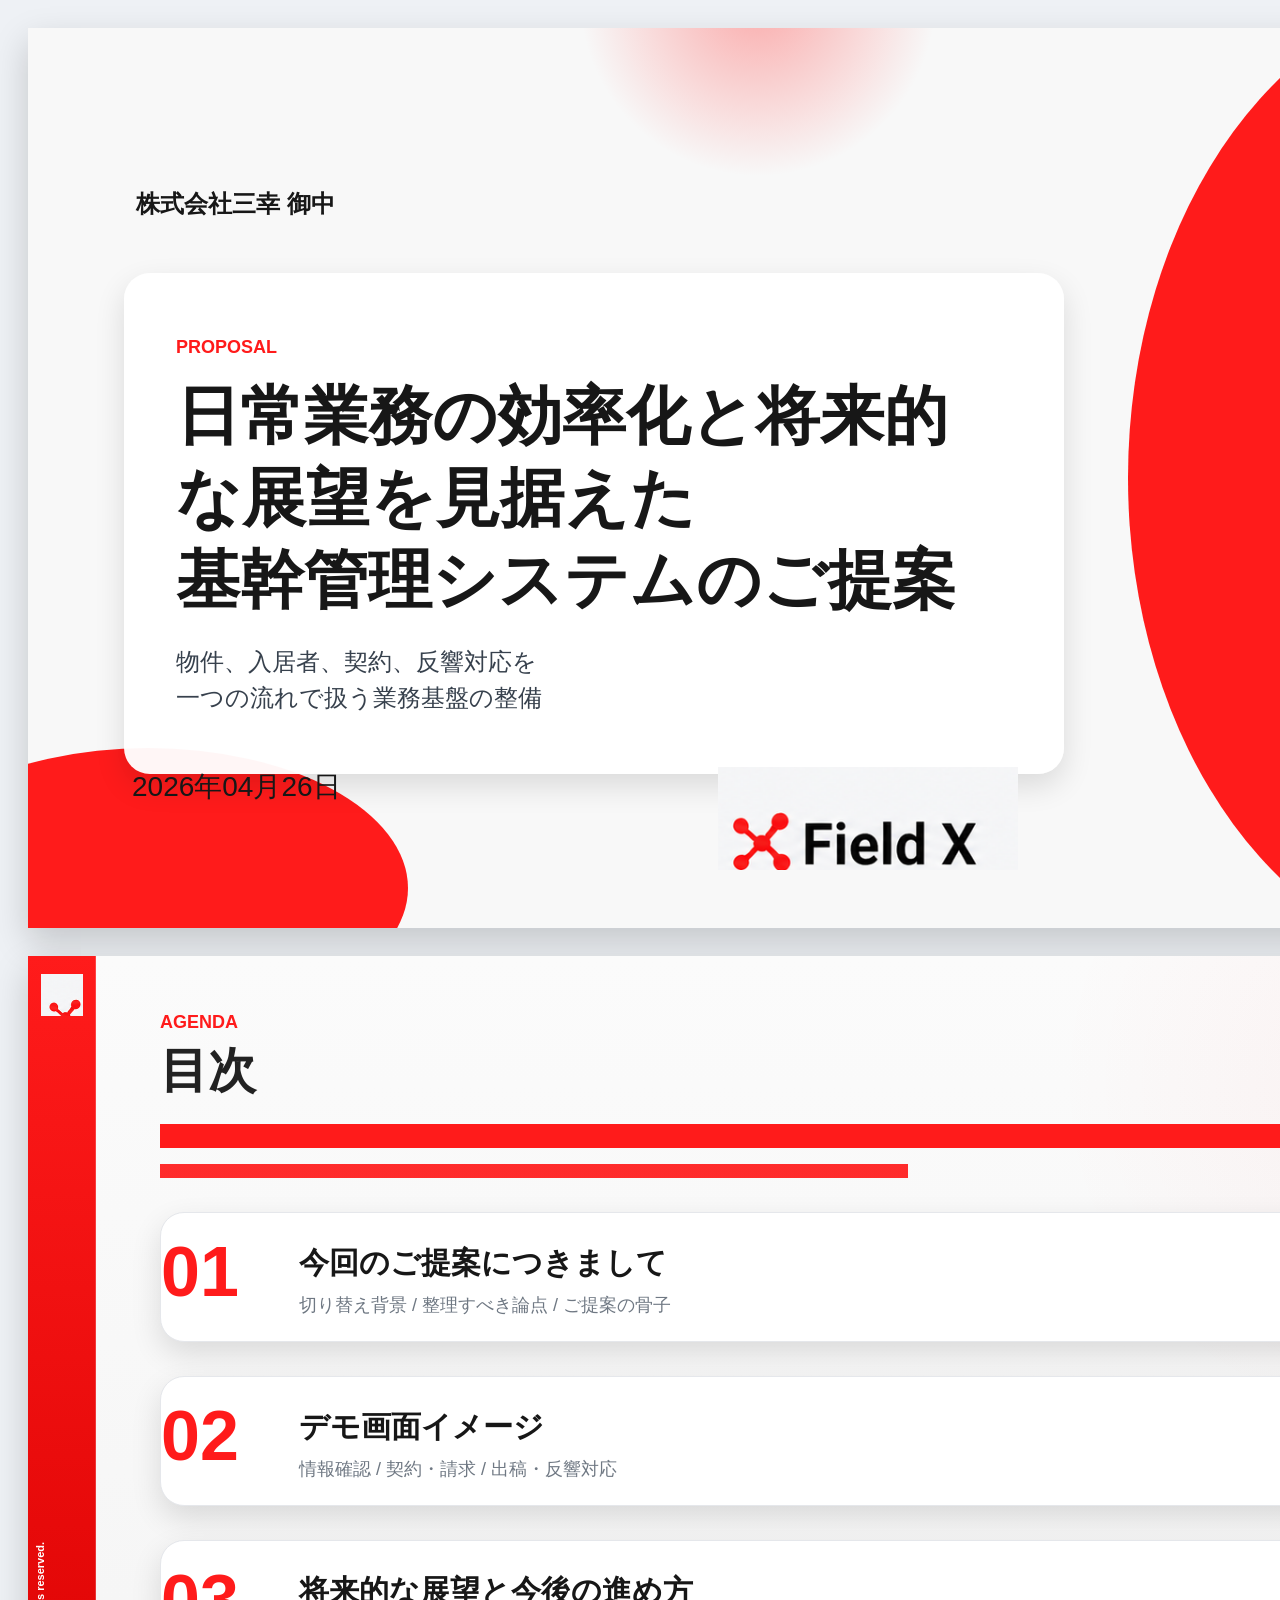
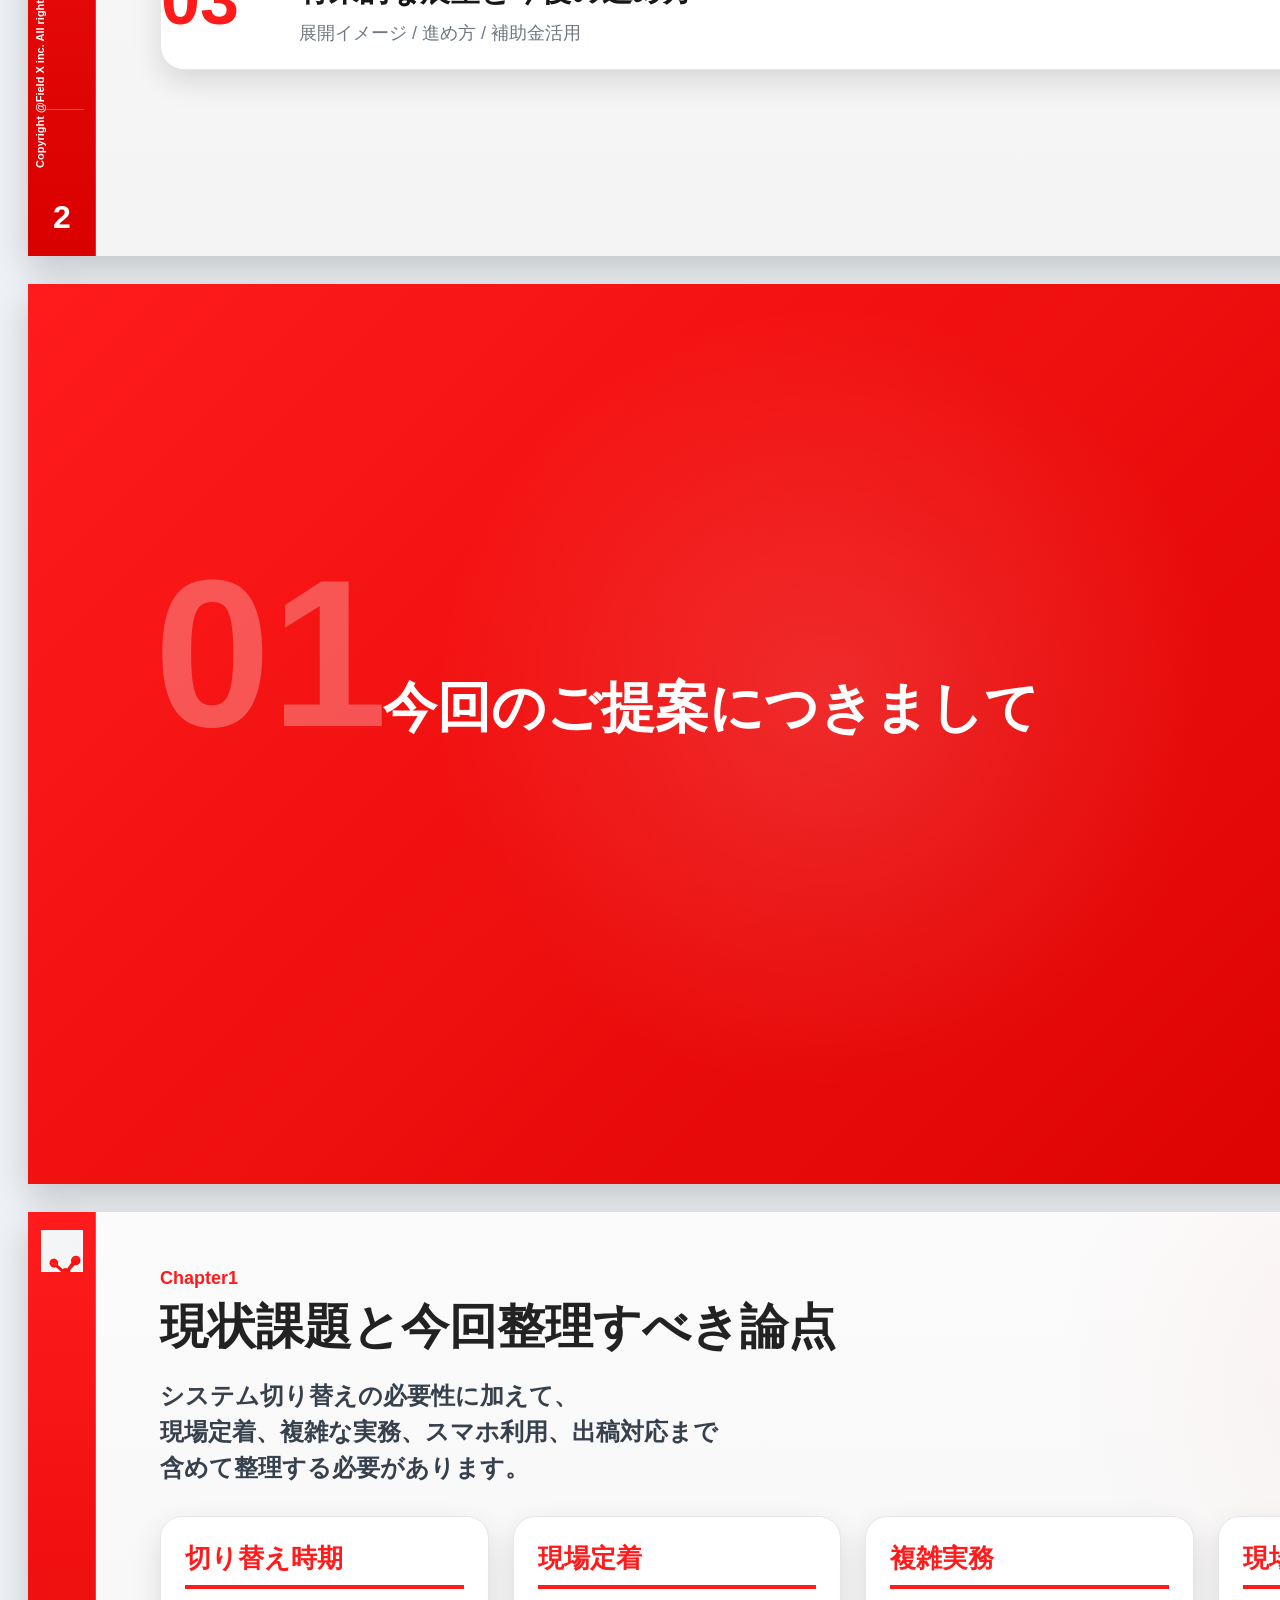
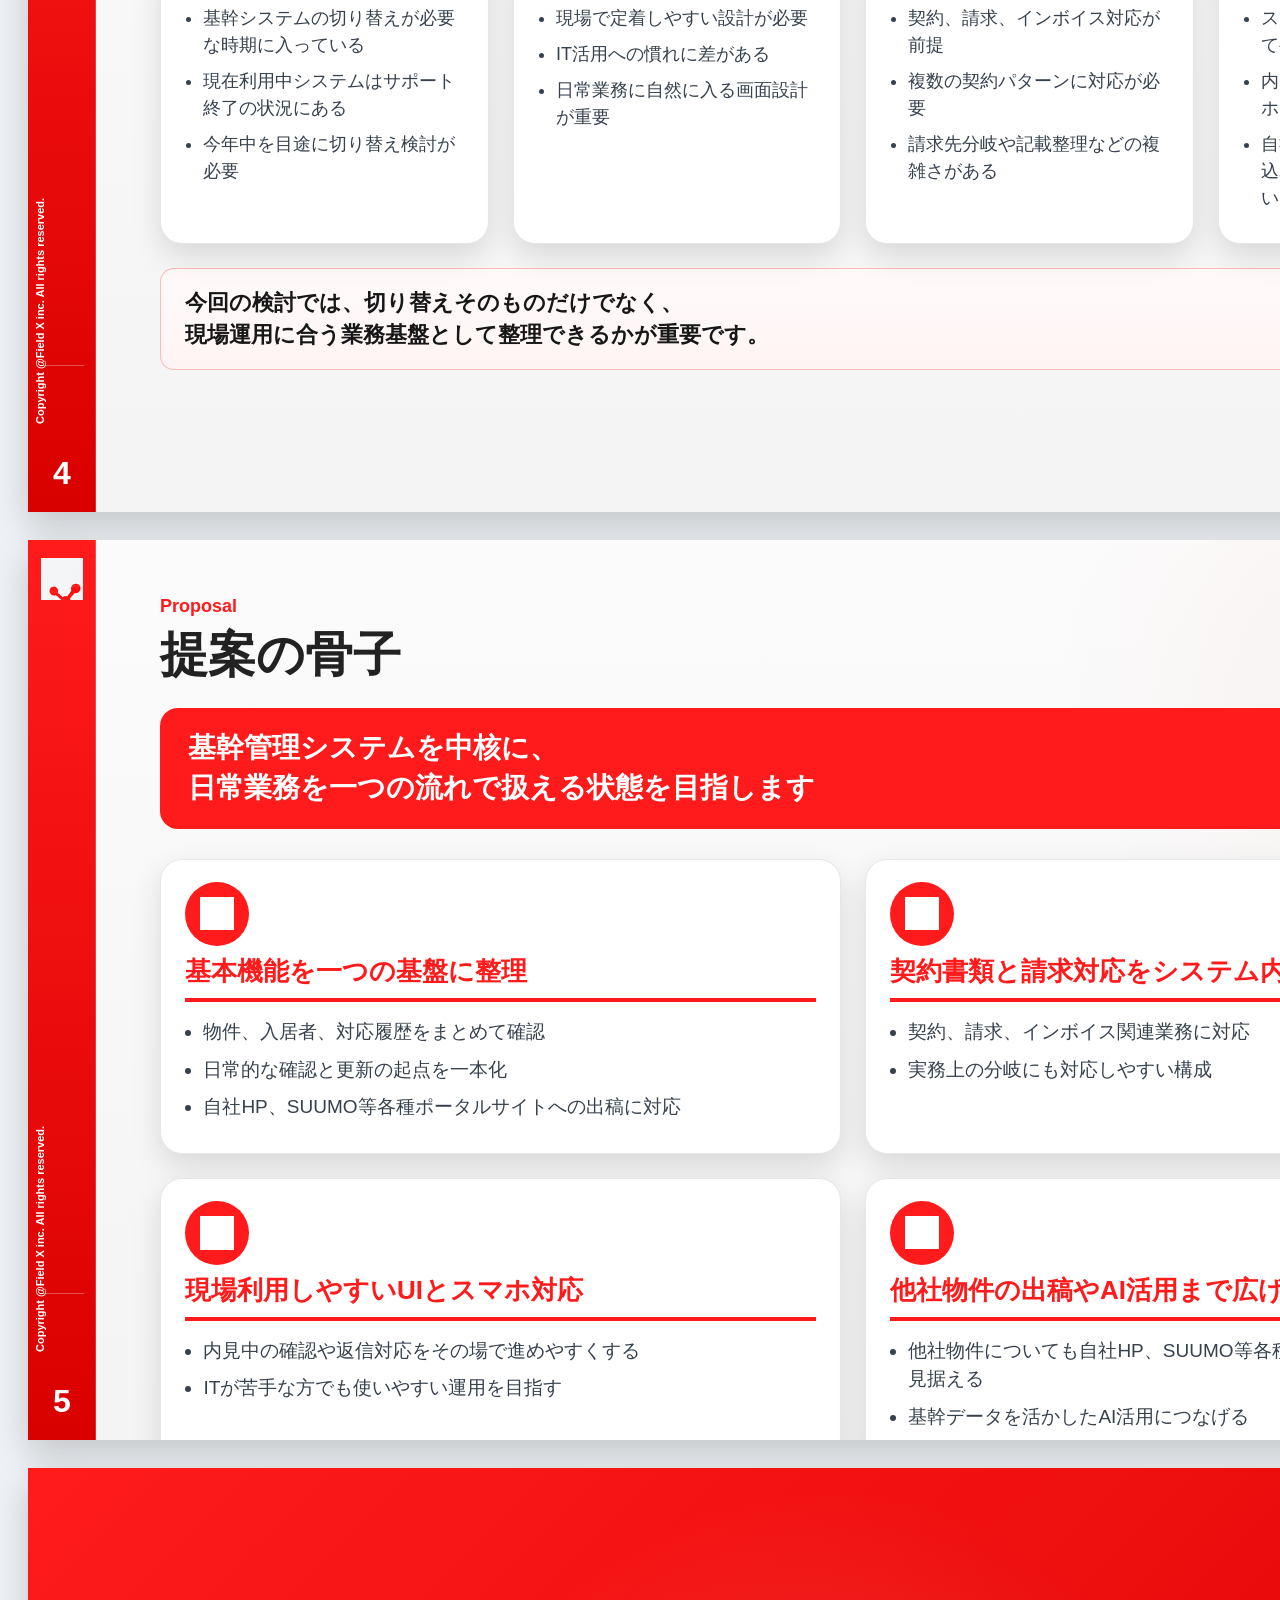
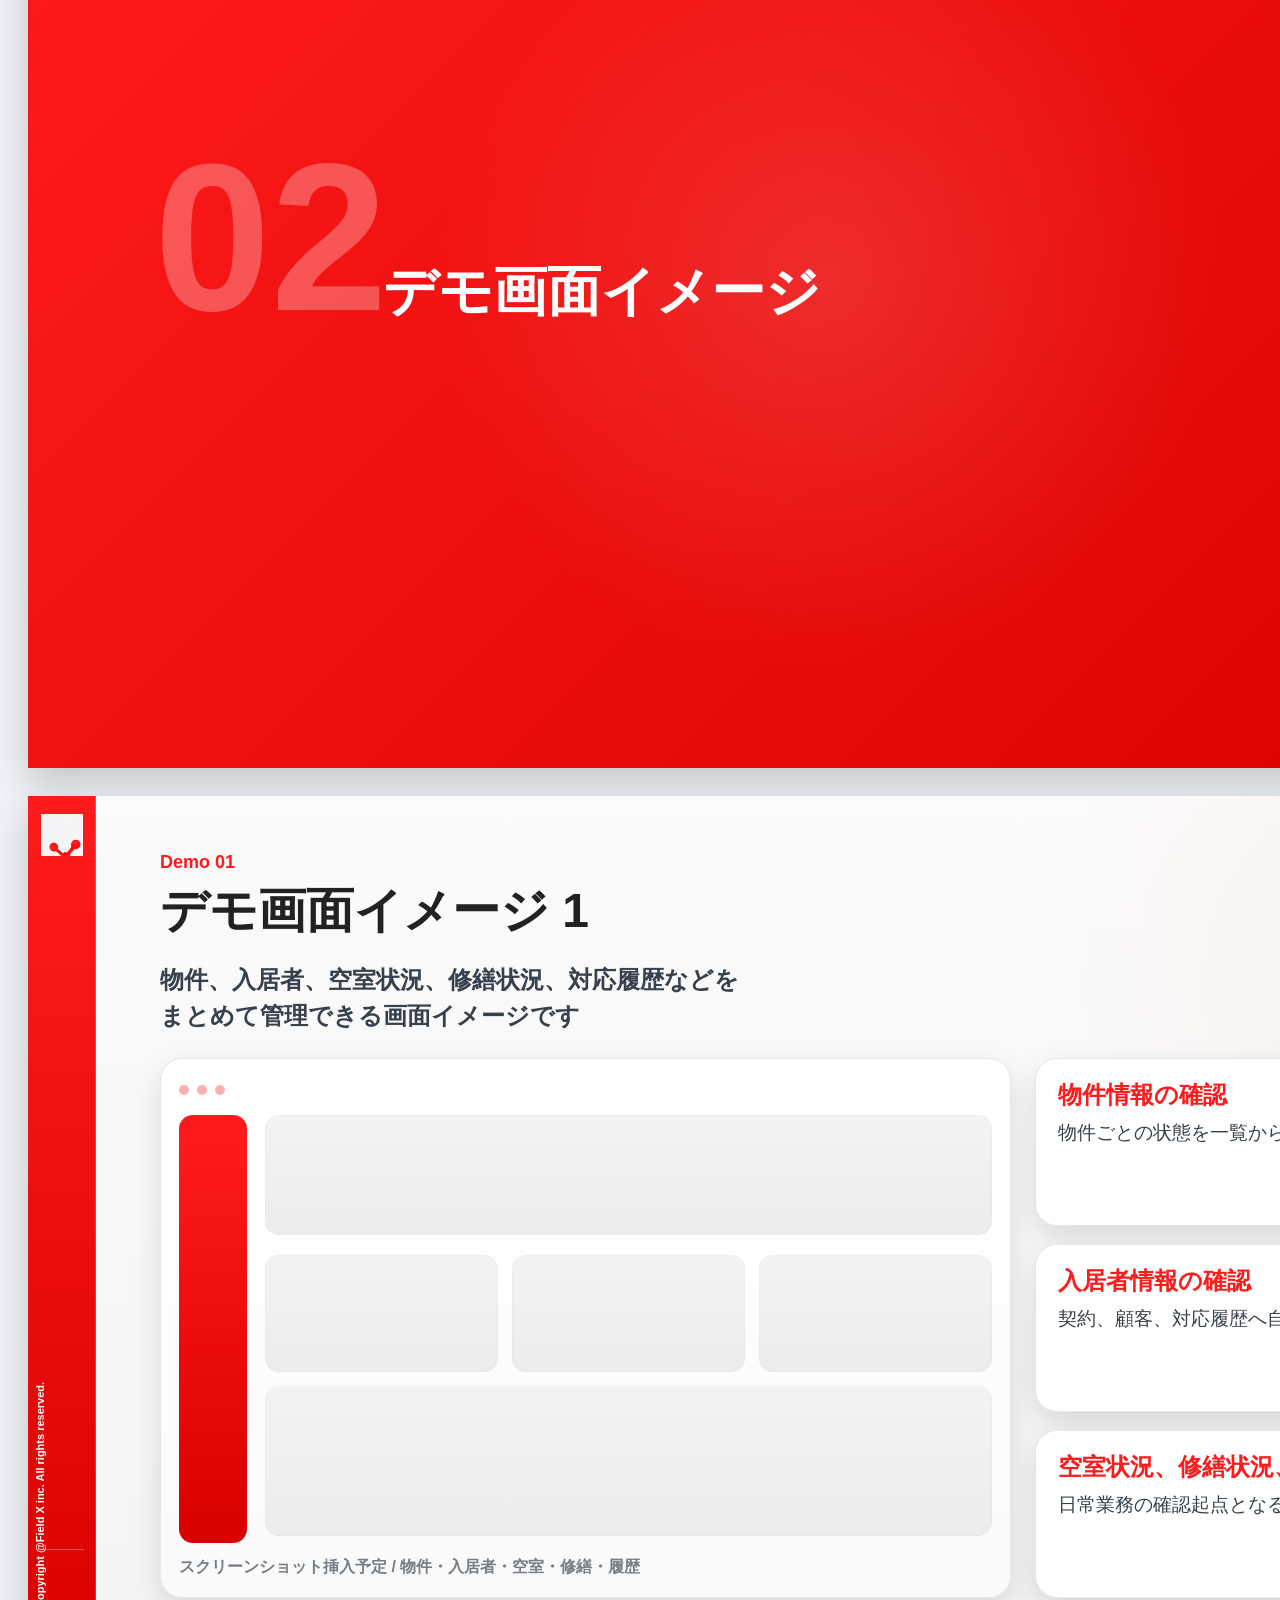
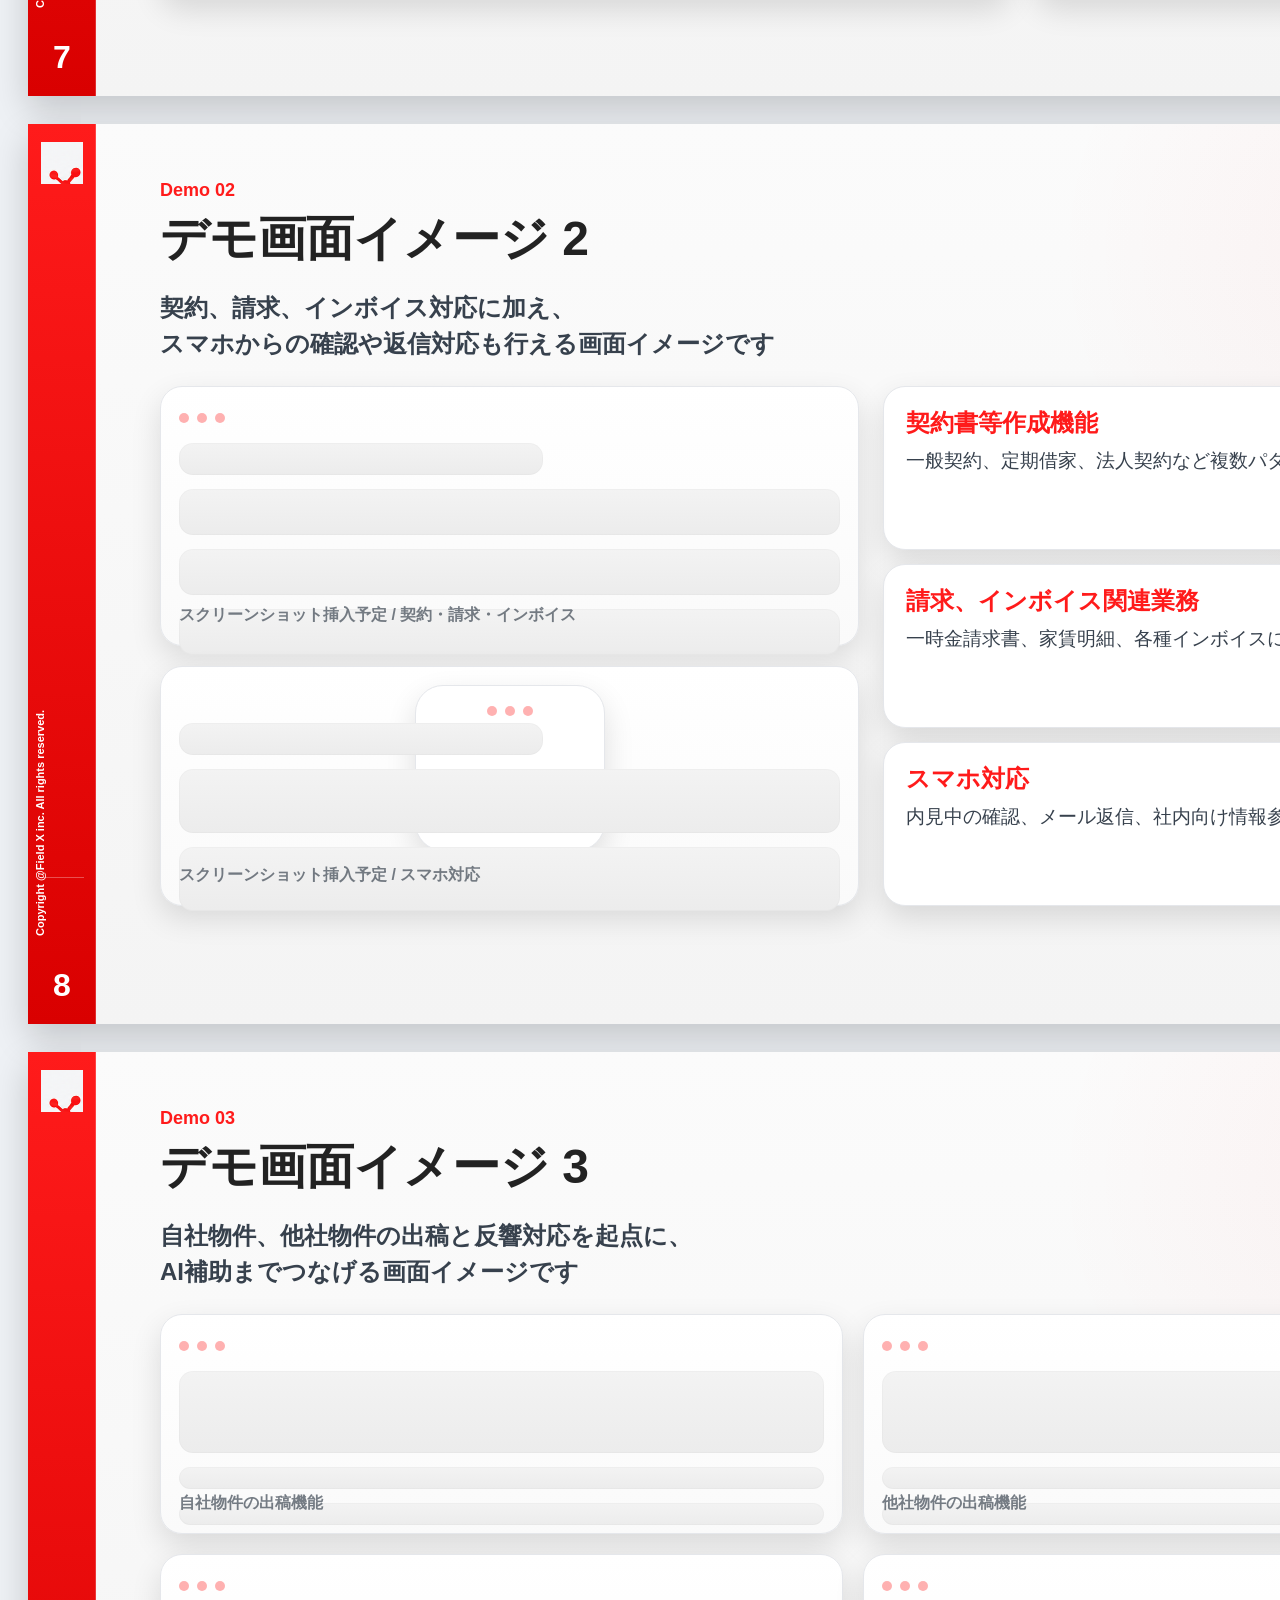
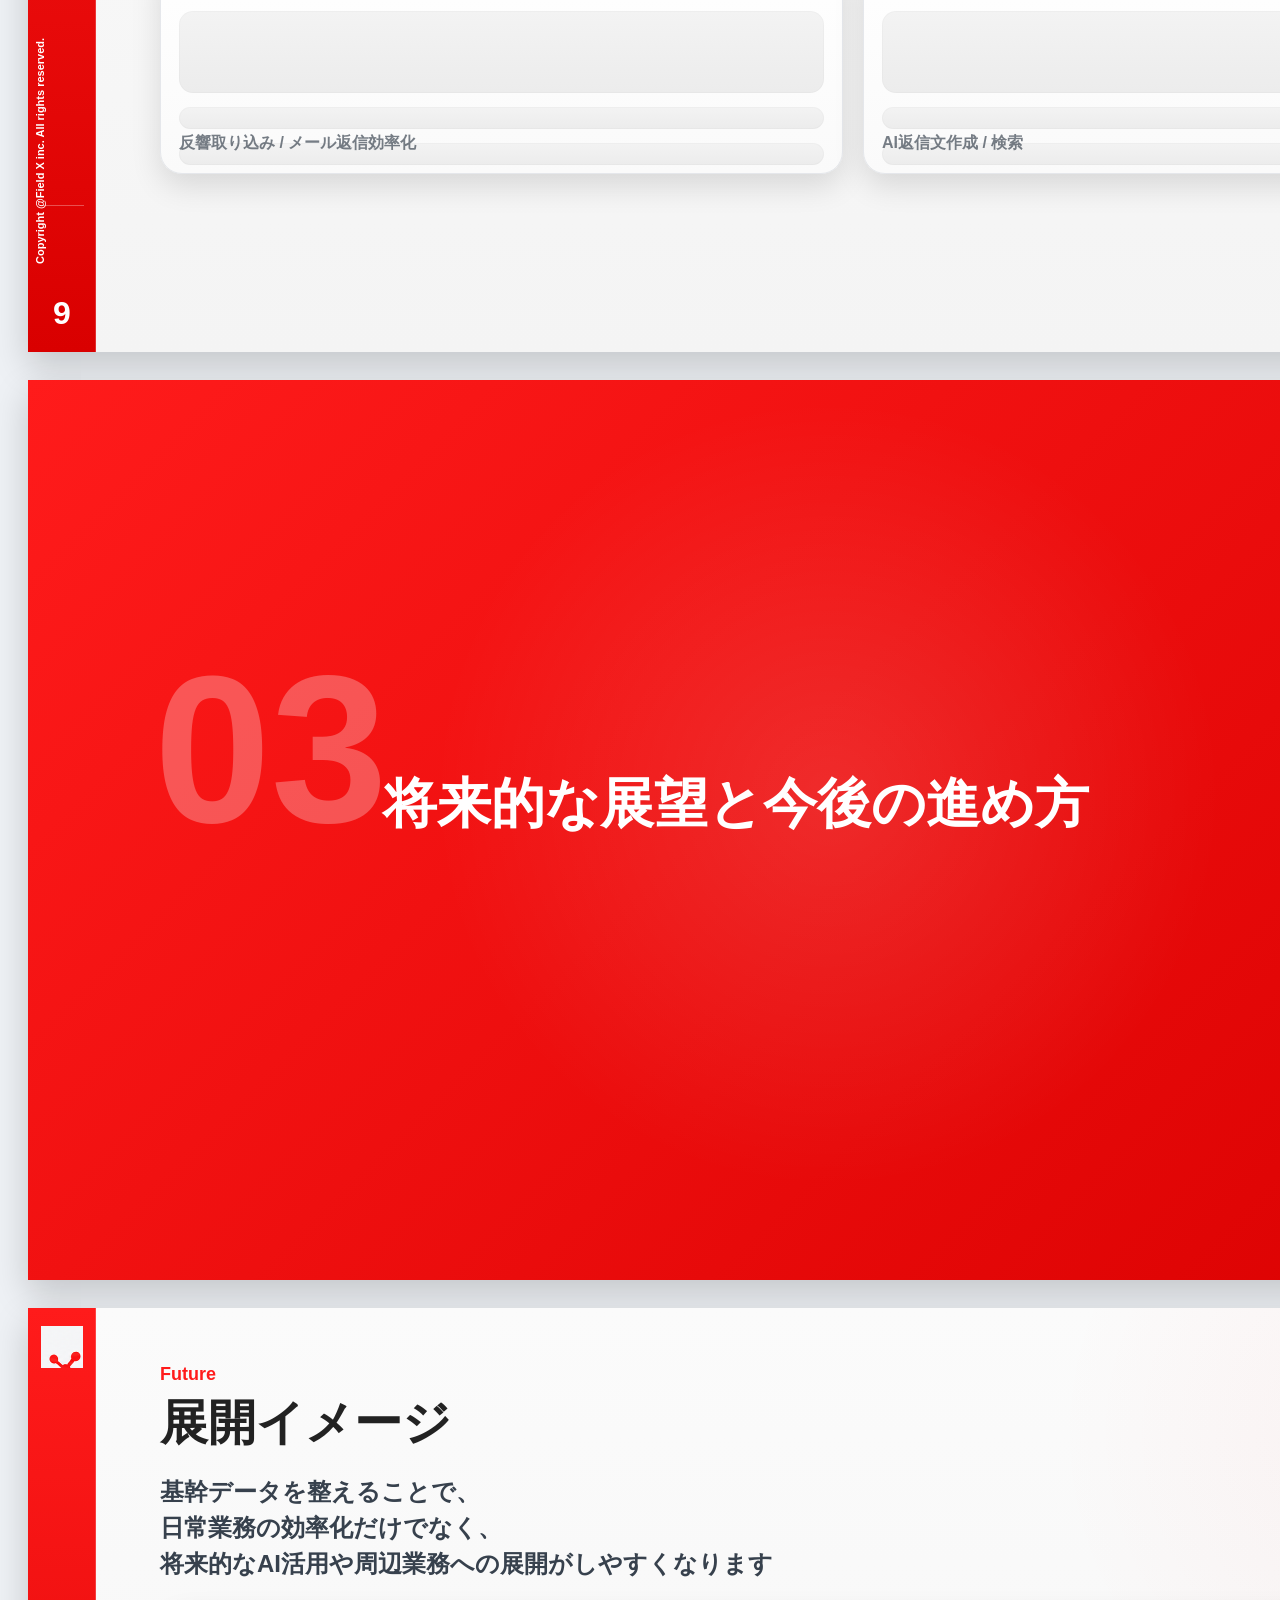
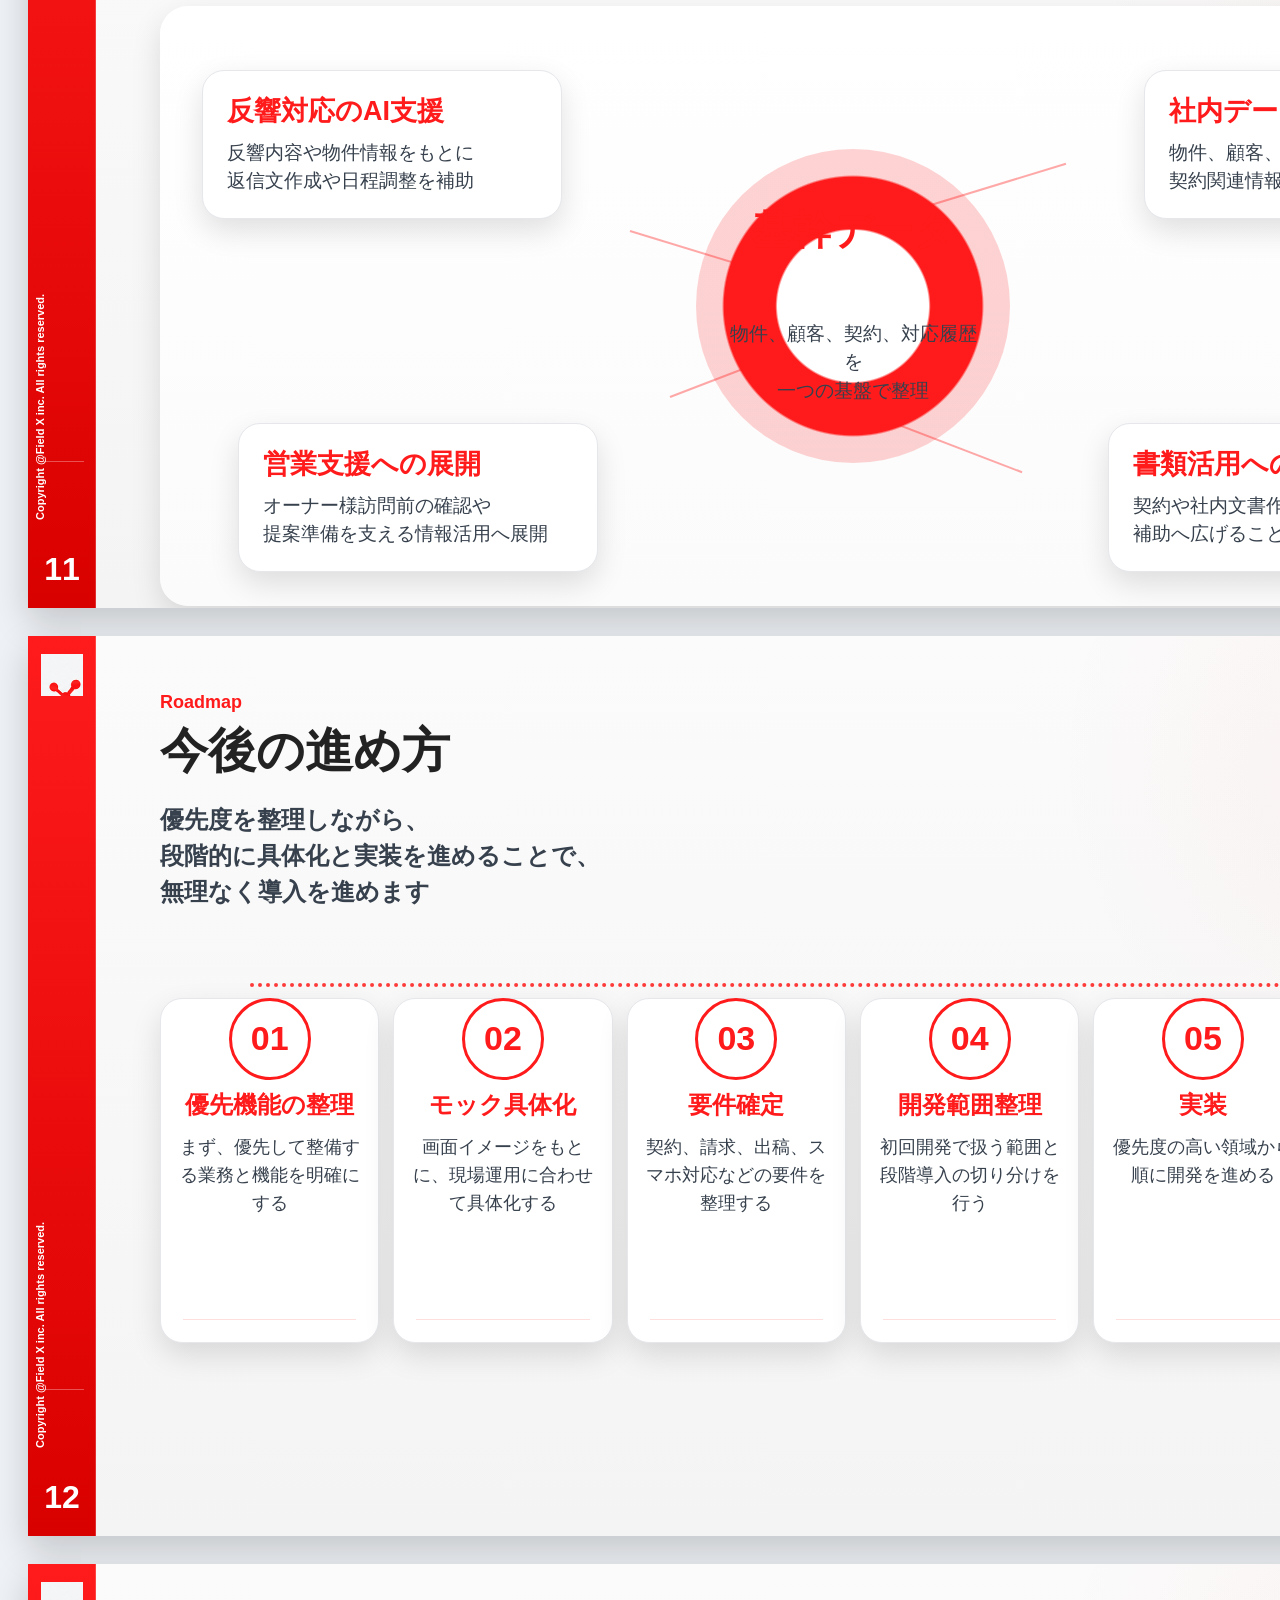
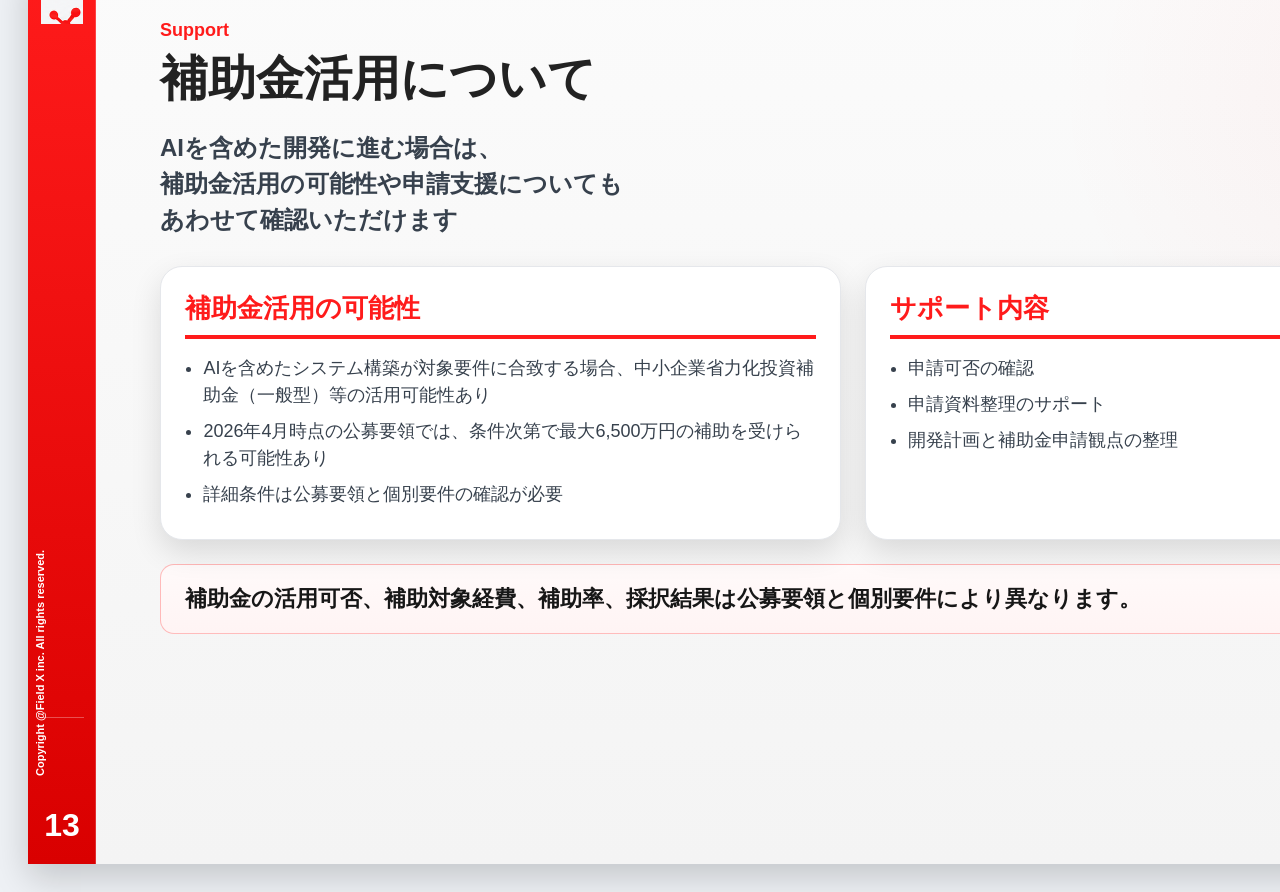
<file: out/sanko_html/rebuilt_slides/index.html>
<!doctype html>
<html lang="ja">
  <head>
    <meta charset="utf-8" />
    <meta name="viewport" content="width=device-width, initial-scale=1" />
    <title>株式会社三幸 基幹管理システム ご提案資料</title>
    <link rel="stylesheet" href="./styles.css" />
  </head>
  <body>
    <main class="deck">
      <section class="slide cover">
        <div class="cover-shape cover-shape-right"></div>
        <div class="cover-shape cover-shape-top"></div>
        <div class="cover-shape cover-shape-bottom"></div>
        <p class="cover-client">株式会社三幸 御中</p>
        <div class="cover-panel">
          <p class="cover-eyebrow">Proposal</p>
          <h1>
            日常業務の効率化と将来的な展望を見据えた<br />
            基幹管理システムのご提案
          </h1>
          <p class="cover-subtitle">
            物件、入居者、契約、反響対応を<br />
            一つの流れで扱う業務基盤の整備
          </p>
        </div>
        <p class="cover-date">2026年04月26日</p>
        <img class="cover-logo" src="./assets/fieldx_logo_full.png" alt="Field X" />
      </section>

      <section class="slide agenda">
        <aside class="side-rail">
          <img class="rail-logo" src="./assets/fieldx_mark.png" alt="" />
          <span class="rail-copy">Copyright @Field X inc. All rights reserved.</span>
          <span class="page-no">2</span>
        </aside>
        <div class="slide-inner">
          <p class="kicker">AGENDA</p>
          <h2>目次</h2>
          <div class="agenda-topband">
            <span></span>
            <span></span>
          </div>
          <div class="agenda-list clean">
            <article class="agenda-item">
              <b>01</b>
              <div>
                <h3>今回のご提案につきまして</h3>
                <p>切り替え背景 / 整理すべき論点 / ご提案の骨子</p>
              </div>
            </article>
            <article class="agenda-item">
              <b>02</b>
              <div>
                <h3>デモ画面イメージ</h3>
                <p>情報確認 / 契約・請求 / 出稿・反響対応</p>
              </div>
            </article>
            <article class="agenda-item">
              <b>03</b>
              <div>
                <h3>将来的な展望と今後の進め方</h3>
                <p>展開イメージ / 進め方 / 補助金活用</p>
              </div>
            </article>
          </div>
        </div>
      </section>

      <section class="slide divider">
        <div class="divider-inner">
          <b>01</b>
          <h2>今回のご提案につきまして</h2>
        </div>
      </section>

      <section class="slide standard context">
        <aside class="side-rail">
          <img class="rail-logo" src="./assets/fieldx_mark.png" alt="" />
          <span class="rail-copy">Copyright @Field X inc. All rights reserved.</span>
          <span class="page-no">4</span>
        </aside>
        <div class="slide-inner">
          <p class="section-label">Chapter1</p>
          <h2>現状課題と今回整理すべき論点</h2>
          <p class="lead">
            システム切り替えの必要性に加えて、<br />
            現場定着、複雑な実務、スマホ利用、出稿対応まで<br />
            含めて整理する必要があります。
          </p>
          <div class="card-grid four-up compact">
            <article class="info-card">
              <h3>切り替え時期</h3>
              <ul>
                <li>基幹システムの切り替えが必要な時期に入っている</li>
                <li>現在利用中システムはサポート終了の状況にある</li>
                <li>今年中を目途に切り替え検討が必要</li>
              </ul>
            </article>
            <article class="info-card">
              <h3>現場定着</h3>
              <ul>
                <li>現場で定着しやすい設計が必要</li>
                <li>IT活用への慣れに差がある</li>
                <li>日常業務に自然に入る画面設計が重要</li>
              </ul>
            </article>
            <article class="info-card">
              <h3>複雑実務</h3>
              <ul>
                <li>契約、請求、インボイス対応が前提</li>
                <li>複数の契約パターンに対応が必要</li>
                <li>請求先分岐や記載整理などの複雑さがある</li>
              </ul>
            </article>
            <article class="info-card">
              <h3>現場運用要件</h3>
              <ul>
                <li>スマホ対応や出稿業務まで含めて要件整理が必要</li>
                <li>内見中の確認や返信対応をスマホで行いたいニーズがある</li>
                <li>自社物件出稿や問い合わせ取り込みも日常業務として発生している</li>
              </ul>
            </article>
          </div>
          <div class="message-strip">
            今回の検討では、切り替えそのものだけでなく、<br />
            現場運用に合う業務基盤として整理できるかが重要です。
          </div>
        </div>
      </section>

      <section class="slide standard proposal">
        <aside class="side-rail">
          <img class="rail-logo" src="./assets/fieldx_mark.png" alt="" />
          <span class="rail-copy">Copyright @Field X inc. All rights reserved.</span>
          <span class="page-no">5</span>
        </aside>
        <div class="slide-inner">
          <p class="section-label">Proposal</p>
          <h2>提案の骨子</h2>
          <div class="headline">
            基幹管理システムを中核に、<br />
            日常業務を一つの流れで扱える状態を目指します
          </div>
          <div class="card-grid two-by-two">
            <article class="info-card feature">
              <div class="feature-icon">
                <img src="./assets/proposal_icon_01.png" alt="" />
              </div>
              <h3>基本機能を一つの基盤に整理</h3>
              <ul>
                <li>物件、入居者、対応履歴をまとめて確認</li>
                <li>日常的な確認と更新の起点を一本化</li>
                <li>自社HP、SUUMO等各種ポータルサイトへの出稿に対応</li>
              </ul>
            </article>
            <article class="info-card feature">
              <div class="feature-icon">
                <img src="./assets/proposal_icon_02.png" alt="" />
              </div>
              <h3>契約書類と請求対応をシステム内で扱う</h3>
              <ul>
                <li>契約、請求、インボイス関連業務に対応</li>
                <li>実務上の分岐にも対応しやすい構成</li>
              </ul>
            </article>
            <article class="info-card feature">
              <div class="feature-icon">
                <img src="./assets/proposal_icon_03.png" alt="" />
              </div>
              <h3>現場利用しやすいUIとスマホ対応</h3>
              <ul>
                <li>内見中の確認や返信対応をその場で進めやすくする</li>
                <li>ITが苦手な方でも使いやすい運用を目指す</li>
              </ul>
            </article>
            <article class="info-card feature">
              <div class="feature-icon">
                <img src="./assets/proposal_icon_04.png" alt="" />
              </div>
              <h3>他社物件の出稿やAI活用まで広げられる拡張性</h3>
              <ul>
                <li>他社物件についても自社HP、SUUMO等各種ポータルサイトへの出稿を見据える</li>
                <li>基幹データを活かしたAI活用につなげる</li>
              </ul>
            </article>
          </div>
          <div class="message-strip">
            今回のご提案は、必要機能の実装に加え、<br />
            日常業務全体を整理し直すための基幹整備です。
          </div>
        </div>
      </section>

      <section class="slide divider">
        <div class="divider-inner">
          <b>02</b>
          <h2>デモ画面イメージ</h2>
        </div>
      </section>

      <section class="slide standard demo">
        <aside class="side-rail">
          <img class="rail-logo" src="./assets/fieldx_mark.png" alt="" />
          <span class="rail-copy">Copyright @Field X inc. All rights reserved.</span>
          <span class="page-no">7</span>
        </aside>
        <div class="slide-inner">
          <p class="section-label">Demo 01</p>
          <h2>デモ画面イメージ 1</h2>
          <p class="lead">
            物件、入居者、空室状況、修繕状況、対応履歴などを<br />
            まとめて管理できる画面イメージです
          </p>
          <div class="demo-layout demo-layout-large">
            <div class="placeholder-shell placeholder-large">
              <div class="placeholder-toolbar">
                <span></span><span></span><span></span>
              </div>
              <div class="placeholder-app sidebar"></div>
              <div class="placeholder-content dashboard">
                <div class="skeleton hero"></div>
                <div class="skeleton-grid">
                  <div class="skeleton card"></div>
                  <div class="skeleton card"></div>
                  <div class="skeleton card"></div>
                </div>
                <div class="skeleton table"></div>
              </div>
              <div class="placeholder-label">スクリーンショット挿入予定 / 物件・入居者・空室・修繕・履歴</div>
            </div>
            <div class="callout-list">
              <article class="callout-card">
                <h3>物件情報の確認</h3>
                <p>物件ごとの状態を一覧から把握</p>
              </article>
              <article class="callout-card">
                <h3>入居者情報の確認</h3>
                <p>契約、顧客、対応履歴へ自然に接続</p>
              </article>
              <article class="callout-card">
                <h3>空室状況、修繕状況、対応履歴の確認</h3>
                <p>日常業務の確認起点となる一覧、詳細画面</p>
              </article>
            </div>
          </div>
        </div>
      </section>

      <section class="slide standard demo">
        <aside class="side-rail">
          <img class="rail-logo" src="./assets/fieldx_mark.png" alt="" />
          <span class="rail-copy">Copyright @Field X inc. All rights reserved.</span>
          <span class="page-no">8</span>
        </aside>
        <div class="slide-inner">
          <p class="section-label">Demo 02</p>
          <h2>デモ画面イメージ 2</h2>
          <p class="lead">
            契約、請求、インボイス対応に加え、<br />
            スマホからの確認や返信対応も行える画面イメージです
          </p>
          <div class="demo-layout demo-layout-split">
            <div class="placeholder-stack">
              <div class="placeholder-shell">
                <div class="placeholder-toolbar">
                  <span></span><span></span><span></span>
                </div>
                <div class="placeholder-content form">
                  <div class="skeleton title"></div>
                  <div class="skeleton row"></div>
                  <div class="skeleton row"></div>
                  <div class="skeleton row"></div>
                  <div class="skeleton row"></div>
                </div>
                <div class="placeholder-label">スクリーンショット挿入予定 / 契約・請求・インボイス</div>
              </div>
              <div class="placeholder-shell mobile-shell">
                <div class="placeholder-phone">
                  <div class="placeholder-toolbar phone">
                    <span></span><span></span><span></span>
                  </div>
                  <div class="placeholder-content mobile">
                    <div class="skeleton title"></div>
                    <div class="skeleton card"></div>
                    <div class="skeleton card"></div>
                  </div>
                </div>
                <div class="placeholder-label">スクリーンショット挿入予定 / スマホ対応</div>
              </div>
            </div>
            <div class="callout-list dense">
              <article class="callout-card">
                <h3>契約書等作成機能</h3>
                <p>一般契約、定期借家、法人契約など複数パターンに対応</p>
              </article>
              <article class="callout-card">
                <h3>請求、インボイス関連業務</h3>
                <p>一時金請求書、家賃明細、各種インボイスに対応</p>
              </article>
              <article class="callout-card">
                <h3>スマホ対応</h3>
                <p>内見中の確認、メール返信、社内向け情報参照</p>
              </article>
            </div>
          </div>
        </div>
      </section>

      <section class="slide standard demo">
        <aside class="side-rail">
          <img class="rail-logo" src="./assets/fieldx_mark.png" alt="" />
          <span class="rail-copy">Copyright @Field X inc. All rights reserved.</span>
          <span class="page-no">9</span>
        </aside>
        <div class="slide-inner">
          <p class="section-label">Demo 03</p>
          <h2>デモ画面イメージ 3</h2>
          <p class="lead">
            自社物件、他社物件の出稿と反響対応を起点に、<br />
            AI補助までつなげる画面イメージです
          </p>
          <div class="placeholder-grid four">
            <div class="placeholder-shell mini"><div class="placeholder-toolbar"><span></span><span></span><span></span></div><div class="placeholder-content mini"><div class="skeleton hero"></div><div class="skeleton row"></div><div class="skeleton row"></div></div><div class="placeholder-label">自社物件の出稿機能</div></div>
            <div class="placeholder-shell mini"><div class="placeholder-toolbar"><span></span><span></span><span></span></div><div class="placeholder-content mini"><div class="skeleton hero"></div><div class="skeleton row"></div><div class="skeleton row"></div></div><div class="placeholder-label">他社物件の出稿機能</div></div>
            <div class="placeholder-shell mini"><div class="placeholder-toolbar"><span></span><span></span><span></span></div><div class="placeholder-content mini"><div class="skeleton hero"></div><div class="skeleton row"></div><div class="skeleton row"></div></div><div class="placeholder-label">反響取り込み / メール返信効率化</div></div>
            <div class="placeholder-shell mini"><div class="placeholder-toolbar"><span></span><span></span><span></span></div><div class="placeholder-content mini"><div class="skeleton hero"></div><div class="skeleton row"></div><div class="skeleton row"></div></div><div class="placeholder-label">AI返信文作成 / 検索</div></div>
          </div>
        </div>
      </section>

      <section class="slide divider">
        <div class="divider-inner">
          <b>03</b>
          <h2>将来的な展望と今後の進め方</h2>
        </div>
      </section>

      <section class="slide standard future">
        <aside class="side-rail">
          <img class="rail-logo" src="./assets/fieldx_mark.png" alt="" />
          <span class="rail-copy">Copyright @Field X inc. All rights reserved.</span>
          <span class="page-no">11</span>
        </aside>
        <div class="slide-inner">
          <p class="section-label">Future</p>
          <h2>展開イメージ</h2>
          <p class="lead">
            基幹データを整えることで、<br />
            日常業務の効率化だけでなく、<br />
            将来的なAI活用や周辺業務への展開がしやすくなります
          </p>
          <div class="future-map">
            <div class="future-hub">
              <strong>基幹データ</strong>
              <span>物件、顧客、契約、対応履歴を<br />一つの基盤で整理</span>
            </div>
            <article class="future-card future-a">
              <h3>反響対応のAI支援</h3>
              <p>反響内容や物件情報をもとに<br />返信文作成や日程調整を補助</p>
            </article>
            <article class="future-card future-b">
              <h3>社内データ横断検索</h3>
              <p>物件、顧客、対応履歴、<br />契約関連情報を横断して確認</p>
            </article>
            <article class="future-card future-c">
              <h3>営業支援への展開</h3>
              <p>オーナー様訪問前の確認や<br />提案準備を支える情報活用へ展開</p>
            </article>
            <article class="future-card future-d">
              <h3>書類活用への展開</h3>
              <p>契約や社内文書作成の<br />補助へ広げることができる</p>
            </article>
            <span class="future-line line-a"></span>
            <span class="future-line line-b"></span>
            <span class="future-line line-c"></span>
            <span class="future-line line-d"></span>
          </div>
        </div>
      </section>

      <section class="slide standard roadmap">
        <aside class="side-rail">
          <img class="rail-logo" src="./assets/fieldx_mark.png" alt="" />
          <span class="rail-copy">Copyright @Field X inc. All rights reserved.</span>
          <span class="page-no">12</span>
        </aside>
        <div class="slide-inner">
          <p class="section-label">Roadmap</p>
          <h2>今後の進め方</h2>
          <p class="lead">
            優先度を整理しながら、<br />
            段階的に具体化と実装を進めることで、<br />
            無理なく導入を進めます
          </p>
          <div class="roadmap-steps">
            <article class="roadmap-step">
              <b>01</b>
              <h3>優先機能の整理</h3>
              <p>まず、優先して整備する業務と機能を明確にする</p>
            </article>
            <article class="roadmap-step">
              <b>02</b>
              <h3>モック具体化</h3>
              <p>画面イメージをもとに、現場運用に合わせて具体化する</p>
            </article>
            <article class="roadmap-step">
              <b>03</b>
              <h3>要件確定</h3>
              <p>契約、請求、出稿、スマホ対応などの要件を整理する</p>
            </article>
            <article class="roadmap-step">
              <b>04</b>
              <h3>開発範囲整理</h3>
              <p>初回開発で扱う範囲と段階導入の切り分けを行う</p>
            </article>
            <article class="roadmap-step">
              <b>05</b>
              <h3>実装</h3>
              <p>優先度の高い領域から順に開発を進める</p>
            </article>
            <article class="roadmap-step">
              <b>06</b>
              <h3>定着</h3>
              <p>現場利用を見ながら改善を重ねる</p>
            </article>
          </div>
        </div>
      </section>

      <section class="slide standard subsidy">
        <aside class="side-rail">
          <img class="rail-logo" src="./assets/fieldx_mark.png" alt="" />
          <span class="rail-copy">Copyright @Field X inc. All rights reserved.</span>
          <span class="page-no">13</span>
        </aside>
        <div class="slide-inner">
          <p class="section-label">Support</p>
          <h2>補助金活用について</h2>
          <p class="lead">
            AIを含めた開発に進む場合は、<br />
            補助金活用の可能性や申請支援についても<br />
            あわせて確認いただけます
          </p>
          <div class="subsidy-grid">
            <article class="info-card subsidy-card">
              <h3>補助金活用の可能性</h3>
              <ul>
                <li>AIを含めたシステム構築が対象要件に合致する場合、中小企業省力化投資補助金（一般型）等の活用可能性あり</li>
                <li>2026年4月時点の公募要領では、条件次第で最大6,500万円の補助を受けられる可能性あり</li>
                <li>詳細条件は公募要領と個別要件の確認が必要</li>
              </ul>
            </article>
            <article class="info-card subsidy-card">
              <h3>サポート内容</h3>
              <ul>
                <li>申請可否の確認</li>
                <li>申請資料整理のサポート</li>
                <li>開発計画と補助金申請観点の整理</li>
              </ul>
            </article>
          </div>
          <div class="subsidy-note">
            補助金の活用可否、補助対象経費、補助率、採択結果は公募要領と個別要件により異なります。
          </div>
        </div>
      </section>
    </main>
  </body>
</html>
</file>
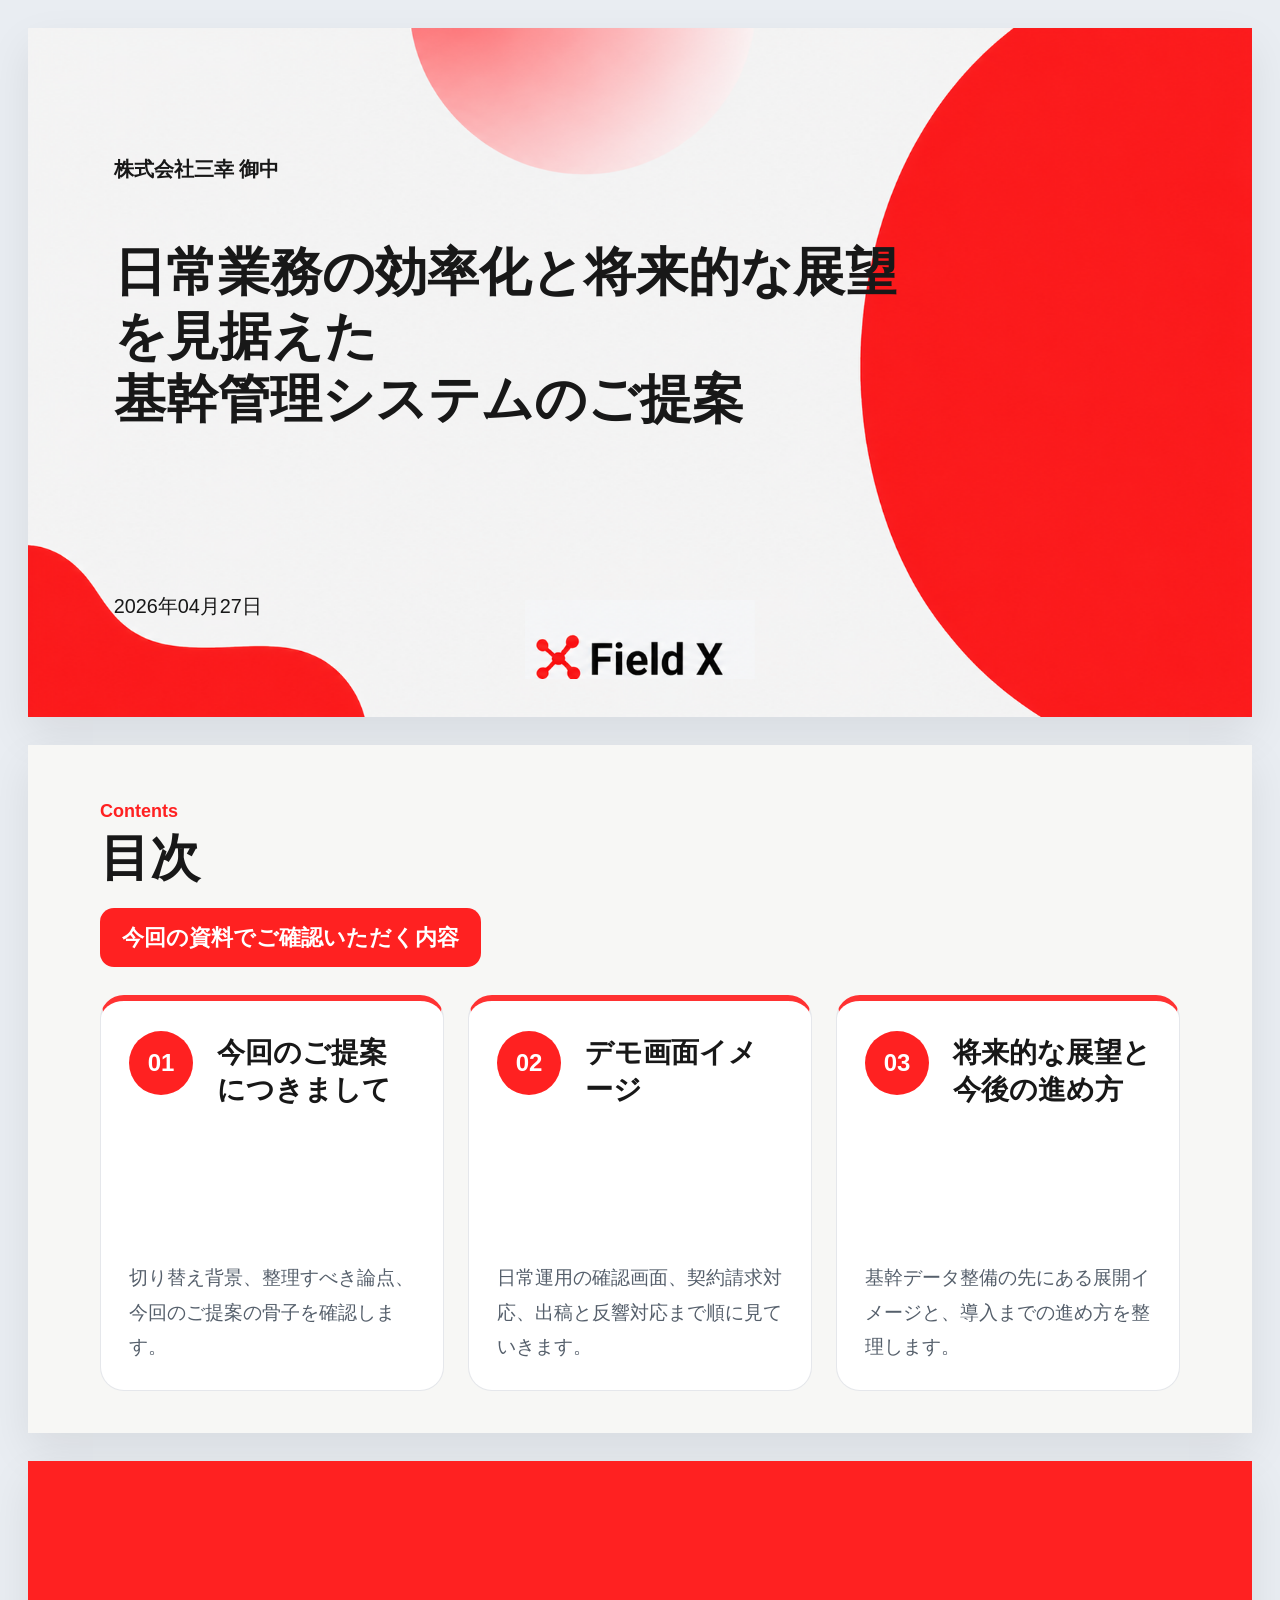
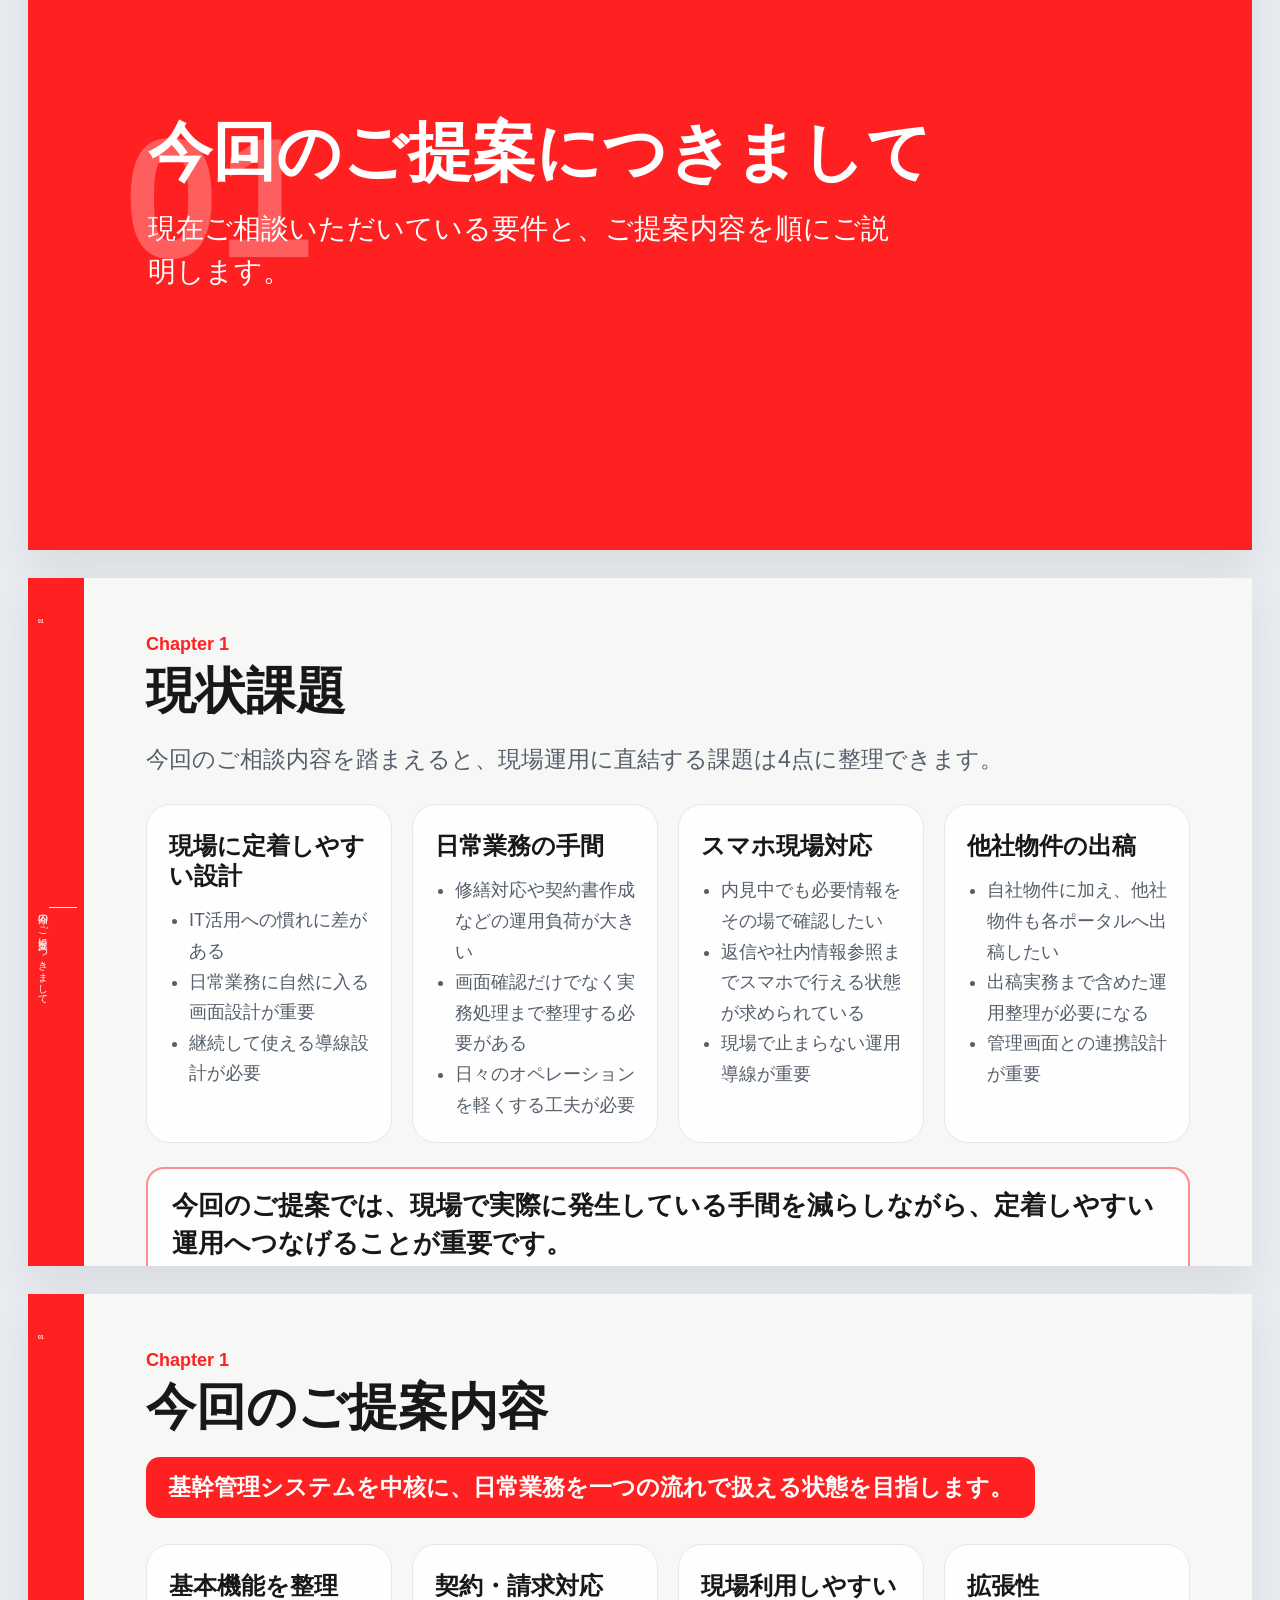
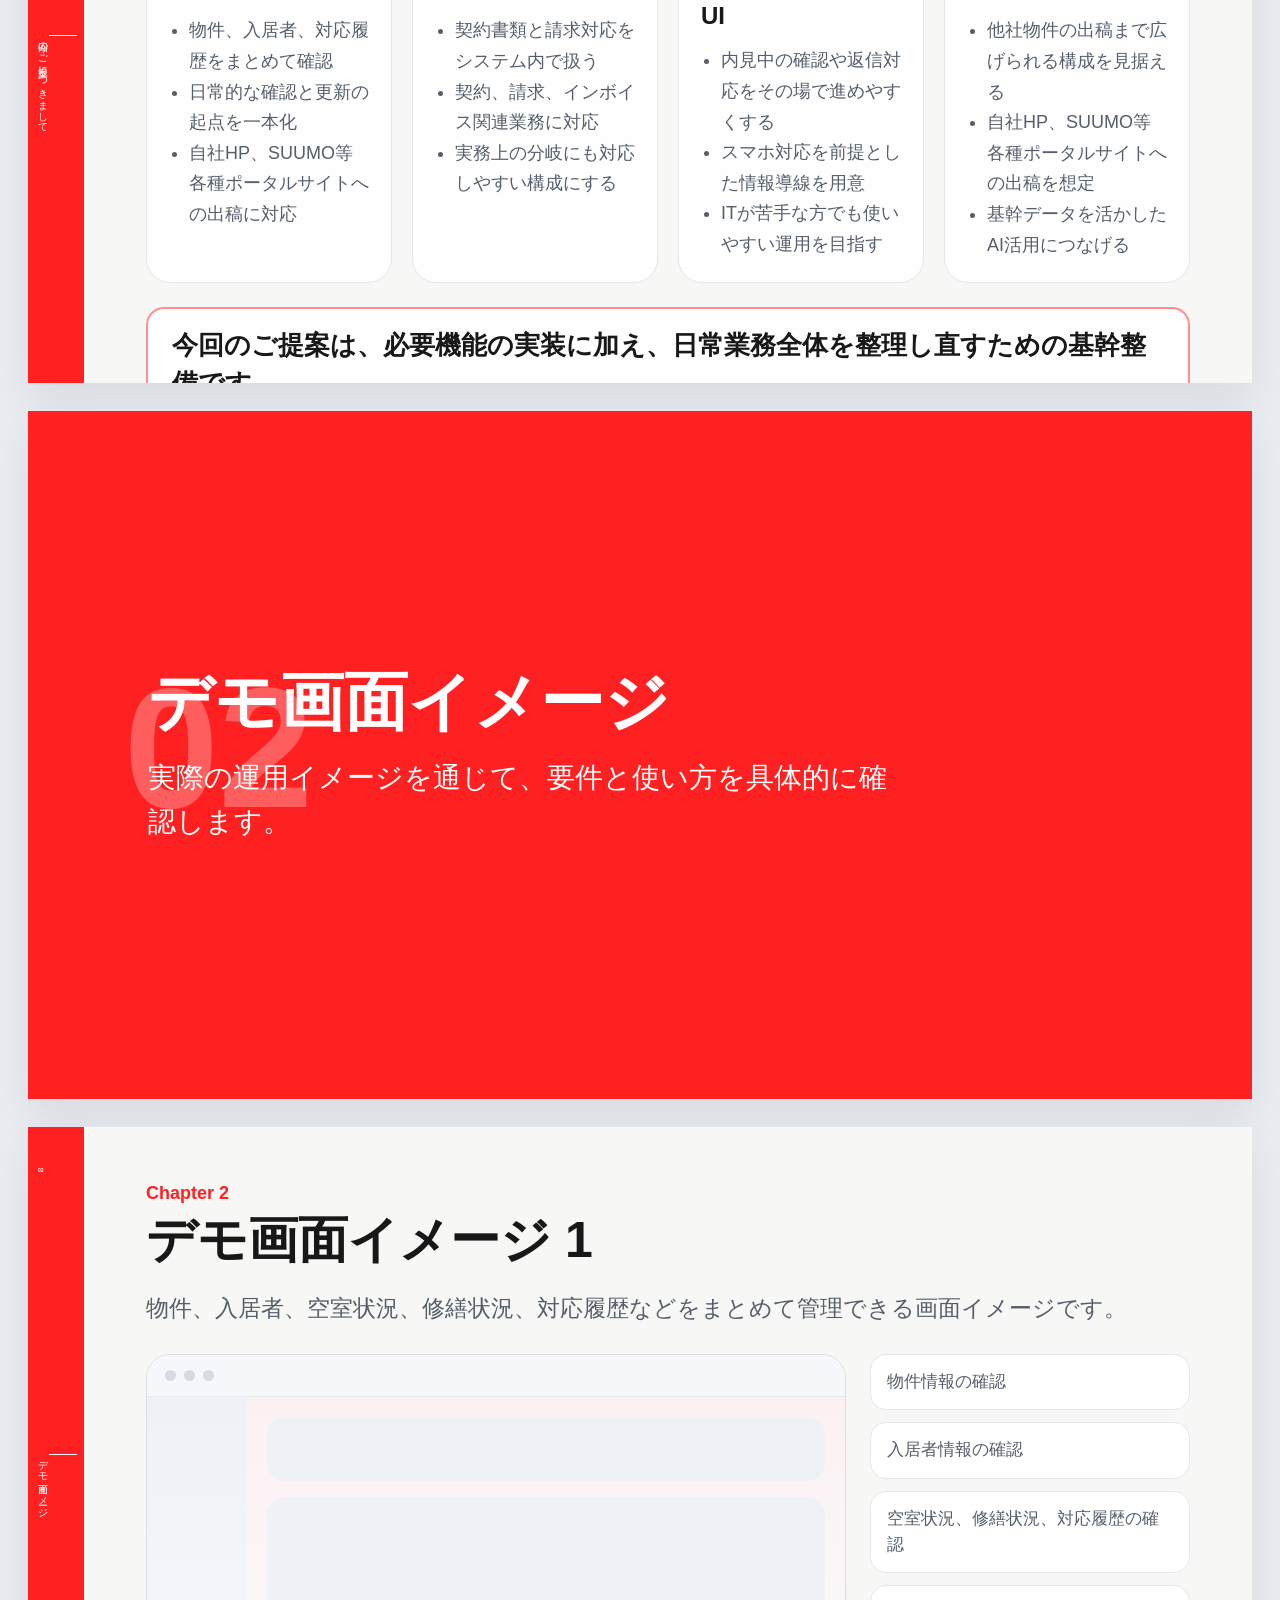
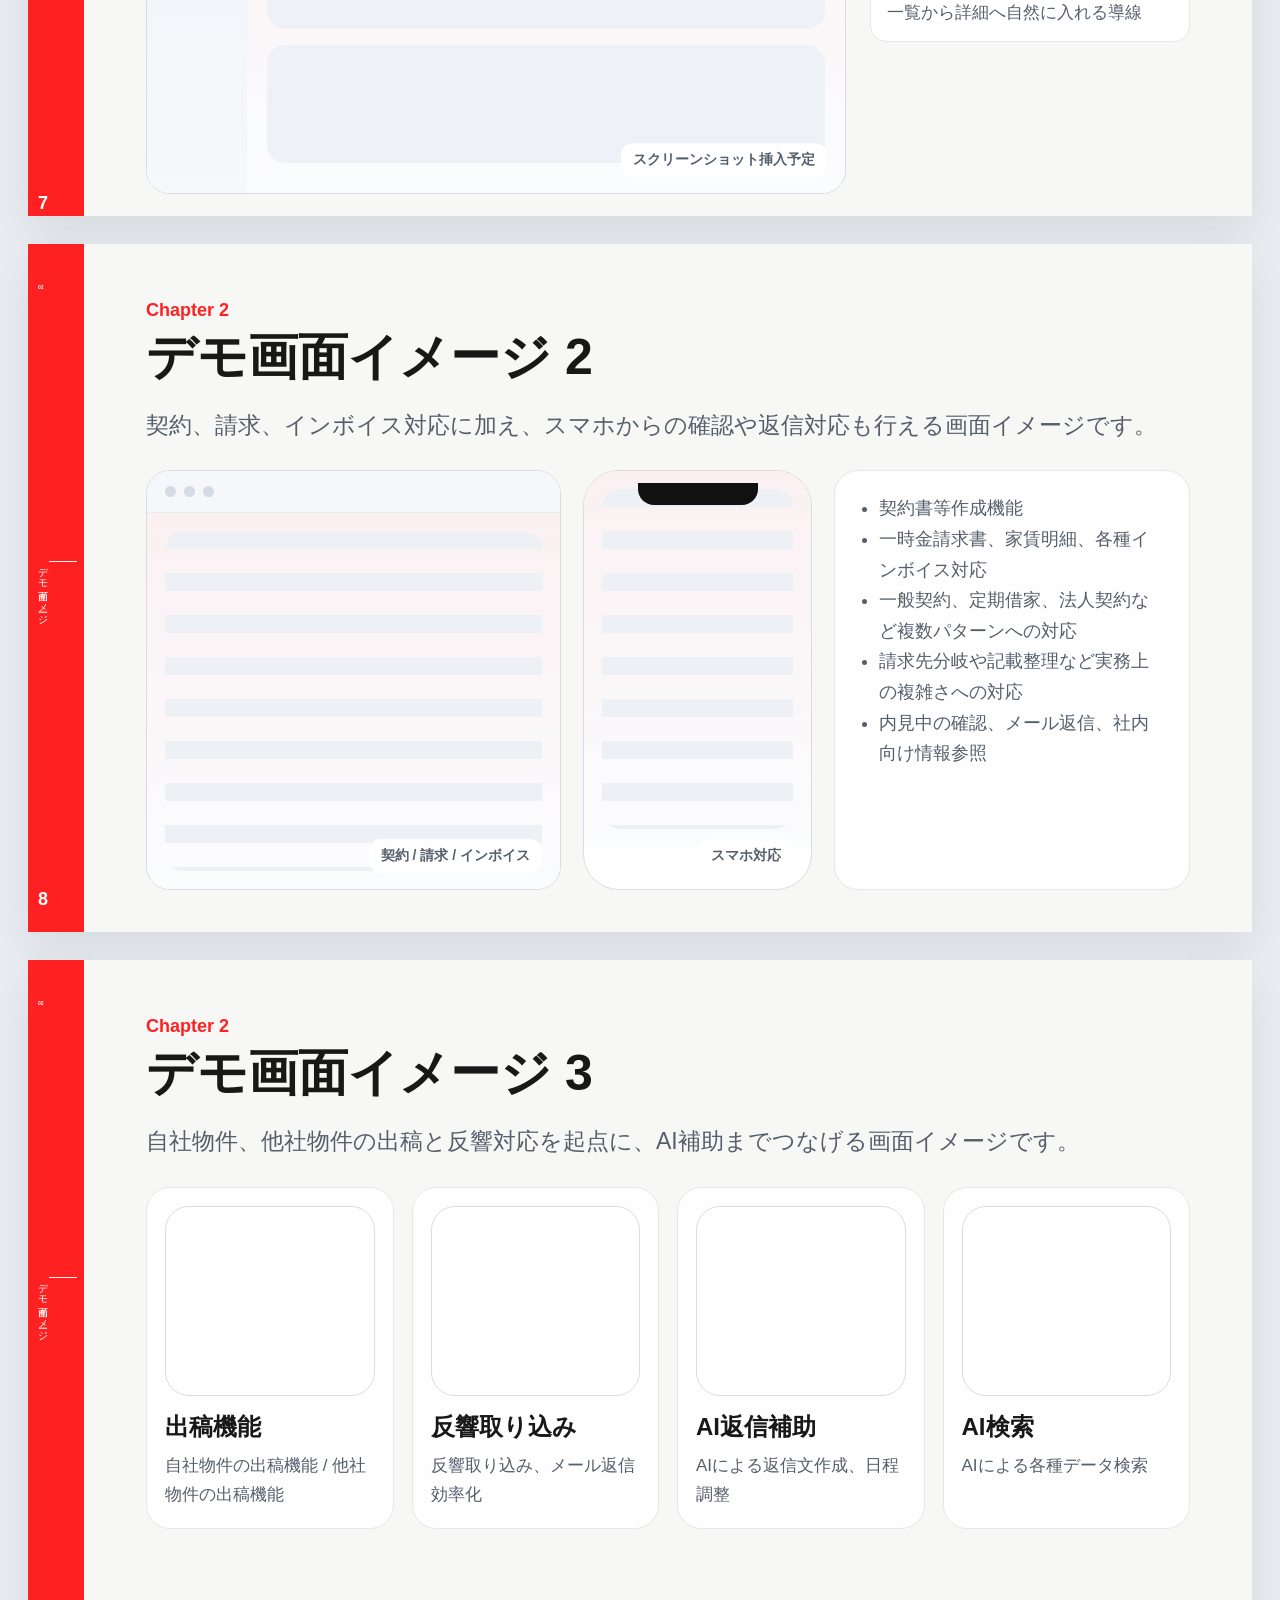
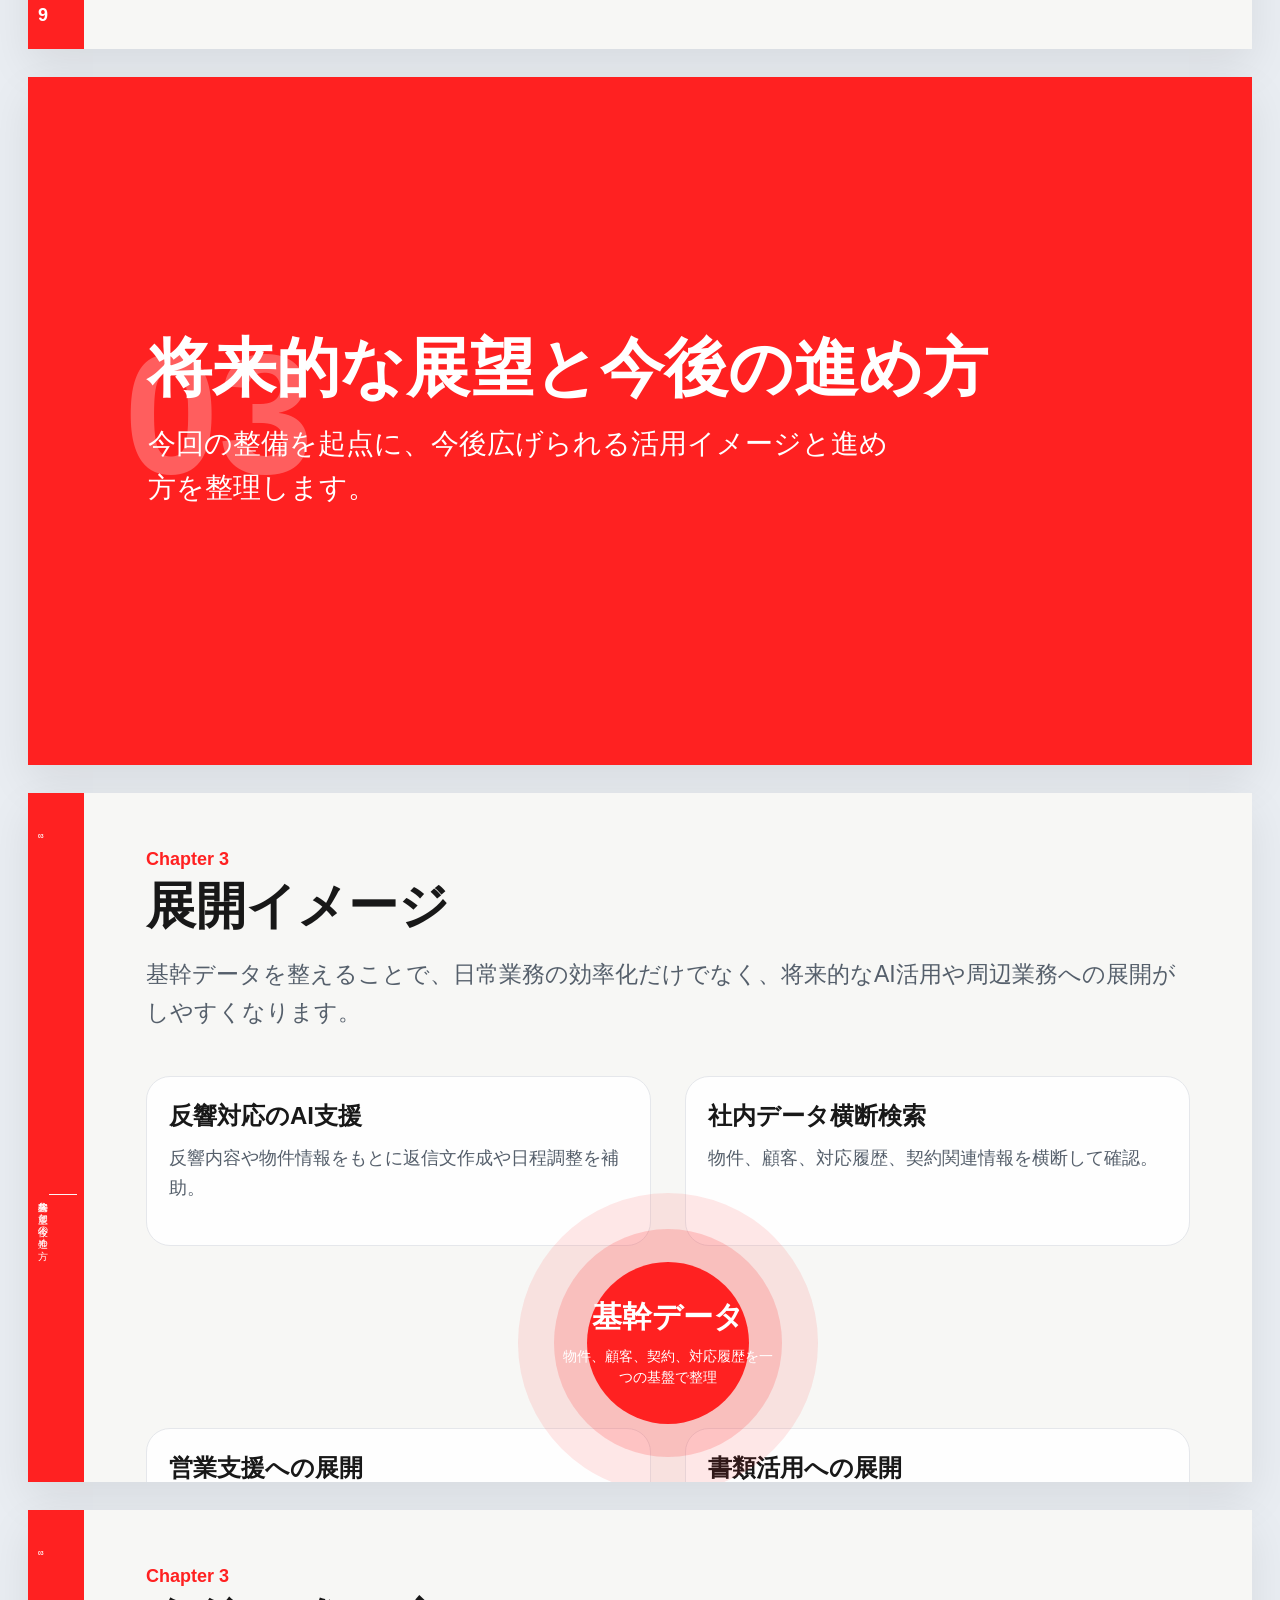
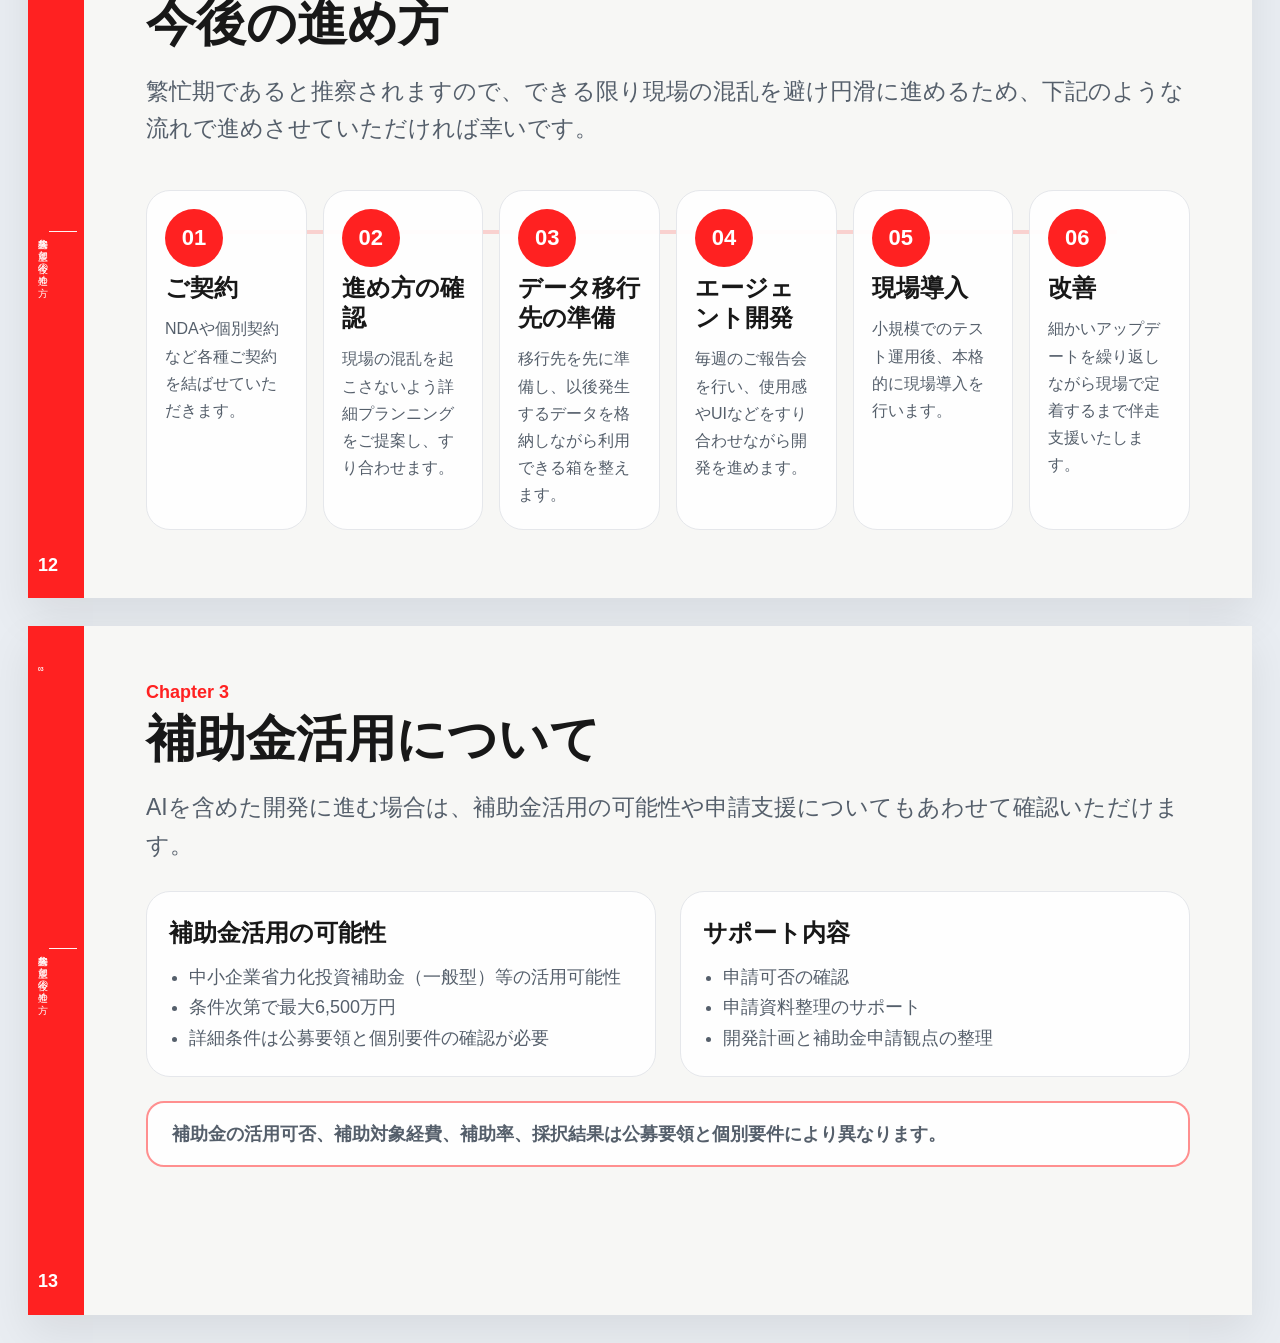
<file: projects/2026-04-25-sanko-kikan-html-proposal/outputs/05_final/index.html>
<!doctype html>
<html lang="ja">
  <head>
    <meta charset="utf-8" />
    <meta name="viewport" content="width=device-width, initial-scale=1" />
    <title>基幹管理システムのご提案</title>
    <meta
      name="description"
      content="株式会社三幸向け 基幹管理システムご提案資料を、編集可能なHTML/CSSデッキとして構築したページです。"
    />
    <link rel="stylesheet" href="./style.css" />
  </head>
  <body>
    <main class="deck">
      <section class="slide slide-cover" aria-label="表紙">
        <div class="cover-background" aria-hidden="true">
          <img src="./assets/cover_bg_decorative_horizontal_v1.png" alt="" />
        </div>
        <header class="cover-client">株式会社三幸 御中</header>
        <h1 class="cover-title">
          <span>日常業務の効率化と将来的な展望を見据えた</span>
          <span>基幹管理システムのご提案</span>
        </h1>
        <p class="cover-date">2026年04月27日</p>
        <footer class="cover-brand">
          <img class="brand-logo" src="./assets/fieldx_logo_full.png" alt="Field X" />
        </footer>
      </section>

      <section class="slide slide-agenda" aria-label="目次">
        <div class="slide-shell">
          <div class="slide-main no-sidebar">
            <div class="section-head">
              <p class="chapter-label">Contents</p>
              <h2>目次</h2>
            </div>
            <div class="agenda-band">今回の資料でご確認いただく内容</div>
            <div class="agenda-grid">
              <article class="agenda-card">
                <div class="agenda-card-top">
                  <span class="agenda-number">01</span>
                  <h3>今回のご提案につきまして</h3>
                </div>
                <p>切り替え背景、整理すべき論点、今回のご提案の骨子を確認します。</p>
              </article>
              <article class="agenda-card">
                <div class="agenda-card-top">
                  <span class="agenda-number">02</span>
                  <h3>デモ画面イメージ</h3>
                </div>
                <p>日常運用の確認画面、契約請求対応、出稿と反響対応まで順に見ていきます。</p>
              </article>
              <article class="agenda-card">
                <div class="agenda-card-top">
                  <span class="agenda-number">03</span>
                  <h3>将来的な展望と今後の進め方</h3>
                </div>
                <p>基幹データ整備の先にある展開イメージと、導入までの進め方を整理します。</p>
              </article>
            </div>
          </div>
        </div>
      </section>

      <section class="slide slide-divider" aria-label="差し込み 1">
        <div class="divider-inner">
          <span class="divider-number">01</span>
          <h2>今回のご提案につきまして</h2>
          <p>現在ご相談いただいている要件と、ご提案内容を順にご説明します。</p>
        </div>
      </section>

      <section class="slide slide-content" aria-label="現状課題">
        <div class="slide-shell">
          <aside class="sidebar">
            <span class="sidebar-chapter">01</span>
            <span class="sidebar-text">今回のご提案につきまして</span>
            <span class="sidebar-page">4</span>
          </aside>
          <div class="slide-main">
            <div class="section-head">
              <p class="chapter-label">Chapter 1</p>
              <h2>現状課題</h2>
            </div>
            <p class="lead">
              今回のご相談内容を踏まえると、現場運用に直結する課題は4点に整理できます。
            </p>
            <div class="card-grid four">
              <article class="info-card">
                <h3>現場に定着しやすい設計</h3>
                <ul>
                  <li>IT活用への慣れに差がある</li>
                  <li>日常業務に自然に入る画面設計が重要</li>
                  <li>継続して使える導線設計が必要</li>
                </ul>
              </article>
              <article class="info-card">
                <h3>日常業務の手間</h3>
                <ul>
                  <li>修繕対応や契約書作成などの運用負荷が大きい</li>
                  <li>画面確認だけでなく実務処理まで整理する必要がある</li>
                  <li>日々のオペレーションを軽くする工夫が必要</li>
                </ul>
              </article>
              <article class="info-card">
                <h3>スマホ現場対応</h3>
                <ul>
                  <li>内見中でも必要情報をその場で確認したい</li>
                  <li>返信や社内情報参照までスマホで行える状態が求められている</li>
                  <li>現場で止まらない運用導線が重要</li>
                </ul>
              </article>
              <article class="info-card">
                <h3>他社物件の出稿</h3>
                <ul>
                  <li>自社物件に加え、他社物件も各ポータルへ出稿したい</li>
                  <li>出稿実務まで含めた運用整理が必要になる</li>
                  <li>管理画面との連携設計が重要</li>
                </ul>
              </article>
            </div>
            <p class="bottom-message">
              今回のご提案では、現場で実際に発生している手間を減らしながら、定着しやすい運用へつなげることが重要です。
            </p>
          </div>
        </div>
      </section>

      <section class="slide slide-content" aria-label="今回のご提案内容">
        <div class="slide-shell">
          <aside class="sidebar">
            <span class="sidebar-chapter">01</span>
            <span class="sidebar-text">今回のご提案につきまして</span>
            <span class="sidebar-page">5</span>
          </aside>
          <div class="slide-main">
            <div class="section-head">
              <p class="chapter-label">Chapter 1</p>
              <h2>今回のご提案内容</h2>
            </div>
            <p class="lead lead-accent">
              基幹管理システムを中核に、日常業務を一つの流れで扱える状態を目指します。
            </p>
            <div class="card-grid four">
              <article class="info-card">
                <h3>基本機能を整理</h3>
                <ul>
                  <li>物件、入居者、対応履歴をまとめて確認</li>
                  <li>日常的な確認と更新の起点を一本化</li>
                  <li>自社HP、SUUMO等各種ポータルサイトへの出稿に対応</li>
                </ul>
              </article>
              <article class="info-card">
                <h3>契約・請求対応</h3>
                <ul>
                  <li>契約書類と請求対応をシステム内で扱う</li>
                  <li>契約、請求、インボイス関連業務に対応</li>
                  <li>実務上の分岐にも対応しやすい構成にする</li>
                </ul>
              </article>
              <article class="info-card">
                <h3>現場利用しやすいUI</h3>
                <ul>
                  <li>内見中の確認や返信対応をその場で進めやすくする</li>
                  <li>スマホ対応を前提とした情報導線を用意</li>
                  <li>ITが苦手な方でも使いやすい運用を目指す</li>
                </ul>
              </article>
              <article class="info-card">
                <h3>拡張性</h3>
                <ul>
                  <li>他社物件の出稿まで広げられる構成を見据える</li>
                  <li>自社HP、SUUMO等各種ポータルサイトへの出稿を想定</li>
                  <li>基幹データを活かしたAI活用につなげる</li>
                </ul>
              </article>
            </div>
            <p class="bottom-message">
              今回のご提案は、必要機能の実装に加え、日常業務全体を整理し直すための基幹整備です。
            </p>
          </div>
        </div>
      </section>

      <section class="slide slide-divider" aria-label="差し込み 2">
        <div class="divider-inner">
          <span class="divider-number">02</span>
          <h2>デモ画面イメージ</h2>
          <p>実際の運用イメージを通じて、要件と使い方を具体的に確認します。</p>
        </div>
      </section>

      <section class="slide slide-content" aria-label="デモ画面イメージ 1">
        <div class="slide-shell">
          <aside class="sidebar">
            <span class="sidebar-chapter">02</span>
            <span class="sidebar-text">デモ画面イメージ</span>
            <span class="sidebar-page">7</span>
          </aside>
          <div class="slide-main">
            <div class="section-head">
              <p class="chapter-label">Chapter 2</p>
              <h2>デモ画面イメージ 1</h2>
            </div>
            <p class="lead">
              物件、入居者、空室状況、修繕状況、対応履歴などをまとめて管理できる画面イメージです。
            </p>
            <div class="demo-stage single">
              <div class="demo-frame large">
                <div class="frame-bar">
                  <span></span><span></span><span></span>
                </div>
                <div class="frame-body frame-dashboard">
                  <div class="dash-sidebar"></div>
                  <div class="dash-main">
                    <div class="dash-row dash-row-top"></div>
                    <div class="dash-row dash-row-mid"></div>
                    <div class="dash-row dash-row-bottom"></div>
                  </div>
                </div>
                <p class="frame-label">スクリーンショット挿入予定</p>
              </div>
              <div class="callout-stack">
                <div class="callout-chip">物件情報の確認</div>
                <div class="callout-chip">入居者情報の確認</div>
                <div class="callout-chip">空室状況、修繕状況、対応履歴の確認</div>
                <div class="callout-chip">一覧から詳細へ自然に入れる導線</div>
              </div>
            </div>
          </div>
        </div>
      </section>

      <section class="slide slide-content" aria-label="デモ画面イメージ 2">
        <div class="slide-shell">
          <aside class="sidebar">
            <span class="sidebar-chapter">02</span>
            <span class="sidebar-text">デモ画面イメージ</span>
            <span class="sidebar-page">8</span>
          </aside>
          <div class="slide-main">
            <div class="section-head">
              <p class="chapter-label">Chapter 2</p>
              <h2>デモ画面イメージ 2</h2>
            </div>
            <p class="lead">
              契約、請求、インボイス対応に加え、スマホからの確認や返信対応も行える画面イメージです。
            </p>
            <div class="demo-stage split">
              <div class="demo-frame tall">
                <div class="frame-bar"><span></span><span></span><span></span></div>
                <div class="frame-body frame-form"></div>
                <p class="frame-label">契約 / 請求 / インボイス</p>
              </div>
              <div class="demo-frame phone">
                <div class="phone-notch"></div>
                <div class="frame-body frame-mobile"></div>
                <p class="frame-label">スマホ対応</p>
              </div>
              <div class="text-panel">
                <ul class="feature-list">
                  <li>契約書等作成機能</li>
                  <li>一時金請求書、家賃明細、各種インボイス対応</li>
                  <li>一般契約、定期借家、法人契約など複数パターンへの対応</li>
                  <li>請求先分岐や記載整理など実務上の複雑さへの対応</li>
                  <li>内見中の確認、メール返信、社内向け情報参照</li>
                </ul>
              </div>
            </div>
          </div>
        </div>
      </section>

      <section class="slide slide-content" aria-label="デモ画面イメージ 3">
        <div class="slide-shell">
          <aside class="sidebar">
            <span class="sidebar-chapter">02</span>
            <span class="sidebar-text">デモ画面イメージ</span>
            <span class="sidebar-page">9</span>
          </aside>
          <div class="slide-main">
            <div class="section-head">
              <p class="chapter-label">Chapter 2</p>
              <h2>デモ画面イメージ 3</h2>
            </div>
            <p class="lead">
              自社物件、他社物件の出稿と反響対応を起点に、AI補助までつなげる画面イメージです。
            </p>
            <div class="demo-grid four">
              <article class="demo-block">
                <div class="demo-frame small"><div class="frame-body frame-publish"></div></div>
                <h3>出稿機能</h3>
                <p>自社物件の出稿機能 / 他社物件の出稿機能</p>
              </article>
              <article class="demo-block">
                <div class="demo-frame small"><div class="frame-body frame-mail"></div></div>
                <h3>反響取り込み</h3>
                <p>反響取り込み、メール返信効率化</p>
              </article>
              <article class="demo-block">
                <div class="demo-frame small"><div class="frame-body frame-ai"></div></div>
                <h3>AI返信補助</h3>
                <p>AIによる返信文作成、日程調整</p>
              </article>
              <article class="demo-block">
                <div class="demo-frame small"><div class="frame-body frame-search"></div></div>
                <h3>AI検索</h3>
                <p>AIによる各種データ検索</p>
              </article>
            </div>
          </div>
        </div>
      </section>

      <section class="slide slide-divider" aria-label="差し込み 3">
        <div class="divider-inner">
          <span class="divider-number">03</span>
          <h2>将来的な展望と今後の進め方</h2>
          <p>今回の整備を起点に、今後広げられる活用イメージと進め方を整理します。</p>
        </div>
      </section>

      <section class="slide slide-content" aria-label="展開イメージ">
        <div class="slide-shell">
          <aside class="sidebar">
            <span class="sidebar-chapter">03</span>
            <span class="sidebar-text">将来的な展望と今後の進め方</span>
            <span class="sidebar-page">11</span>
          </aside>
          <div class="slide-main">
            <div class="section-head">
              <p class="chapter-label">Chapter 3</p>
              <h2>展開イメージ</h2>
            </div>
            <p class="lead">
              基幹データを整えることで、日常業務の効率化だけでなく、将来的なAI活用や周辺業務への展開がしやすくなります。
            </p>
            <div class="hub-layout">
              <div class="hub-card hub-top-left">
                <h3>反響対応のAI支援</h3>
                <p>反響内容や物件情報をもとに返信文作成や日程調整を補助。</p>
              </div>
              <div class="hub-card hub-top-right">
                <h3>社内データ横断検索</h3>
                <p>物件、顧客、対応履歴、契約関連情報を横断して確認。</p>
              </div>
              <div class="hub-center">
                <div class="hub-circle outer"></div>
                <div class="hub-circle middle"></div>
                <div class="hub-circle inner"></div>
                <div class="hub-label">
                  <strong>基幹データ</strong>
                  <span>物件、顧客、契約、対応履歴を一つの基盤で整理</span>
                </div>
              </div>
              <div class="hub-card hub-bottom-left">
                <h3>営業支援への展開</h3>
                <p>オーナー様訪問前の確認や提案準備を支える情報活用へ展開。</p>
              </div>
              <div class="hub-card hub-bottom-right">
                <h3>書類活用への展開</h3>
                <p>契約や社内文書作成の補助へ広げることができる。</p>
              </div>
            </div>
          </div>
        </div>
      </section>

      <section class="slide slide-content roadmap-reference" aria-label="今後の進め方">
        <div class="slide-shell">
          <aside class="sidebar">
            <span class="sidebar-chapter">03</span>
            <span class="sidebar-text">将来的な展望と今後の進め方</span>
            <span class="sidebar-page">12</span>
          </aside>
          <div class="slide-main">
            <div class="section-head">
              <p class="chapter-label">Chapter 3</p>
              <h2>今後の進め方</h2>
            </div>
            <p class="lead">
              繁忙期であると推察されますので、できる限り現場の混乱を避け円滑に進めるため、下記のような流れで進めさせていただければ幸いです。
            </p>
            <div class="roadmap">
              <div class="roadmap-line"></div>
              <article class="road-step">
                <span class="road-step-no">01</span>
                <h3>ご契約</h3>
                <p>NDAや個別契約など各種ご契約を結ばせていただきます。</p>
              </article>
              <article class="road-step">
                <span class="road-step-no">02</span>
                <h3>進め方の確認</h3>
                <p>現場の混乱を起こさないよう詳細プランニングをご提案し、すり合わせます。</p>
              </article>
              <article class="road-step">
                <span class="road-step-no">03</span>
                <h3>データ移行先の準備</h3>
                <p>移行先を先に準備し、以後発生するデータを格納しながら利用できる箱を整えます。</p>
              </article>
              <article class="road-step">
                <span class="road-step-no">04</span>
                <h3>エージェント開発</h3>
                <p>毎週のご報告会を行い、使用感やUIなどをすり合わせながら開発を進めます。</p>
              </article>
              <article class="road-step">
                <span class="road-step-no">05</span>
                <h3>現場導入</h3>
                <p>小規模でのテスト運用後、本格的に現場導入を行います。</p>
              </article>
              <article class="road-step">
                <span class="road-step-no">06</span>
                <h3>改善</h3>
                <p>細かいアップデートを繰り返しながら現場で定着するまで伴走支援いたします。</p>
              </article>
            </div>
          </div>
        </div>
      </section>

      <section class="slide slide-content" aria-label="補助金活用について">
        <div class="slide-shell">
          <aside class="sidebar">
            <span class="sidebar-chapter">03</span>
            <span class="sidebar-text">将来的な展望と今後の進め方</span>
            <span class="sidebar-page">13</span>
          </aside>
          <div class="slide-main">
            <div class="section-head">
              <p class="chapter-label">Chapter 3</p>
              <h2>補助金活用について</h2>
            </div>
            <p class="lead">
              AIを含めた開発に進む場合は、補助金活用の可能性や申請支援についてもあわせて確認いただけます。
            </p>
            <div class="two-column">
              <article class="info-card">
                <h3>補助金活用の可能性</h3>
                <ul>
                  <li>中小企業省力化投資補助金（一般型）等の活用可能性</li>
                  <li>条件次第で最大6,500万円</li>
                  <li>詳細条件は公募要領と個別要件の確認が必要</li>
                </ul>
              </article>
              <article class="info-card">
                <h3>サポート内容</h3>
                <ul>
                  <li>申請可否の確認</li>
                  <li>申請資料整理のサポート</li>
                  <li>開発計画と補助金申請観点の整理</li>
                </ul>
              </article>
            </div>
            <p class="bottom-note">
              補助金の活用可否、補助対象経費、補助率、採択結果は公募要領と個別要件により異なります。
            </p>
          </div>
        </div>
      </section>
    </main>
  </body>
</html>
</file>
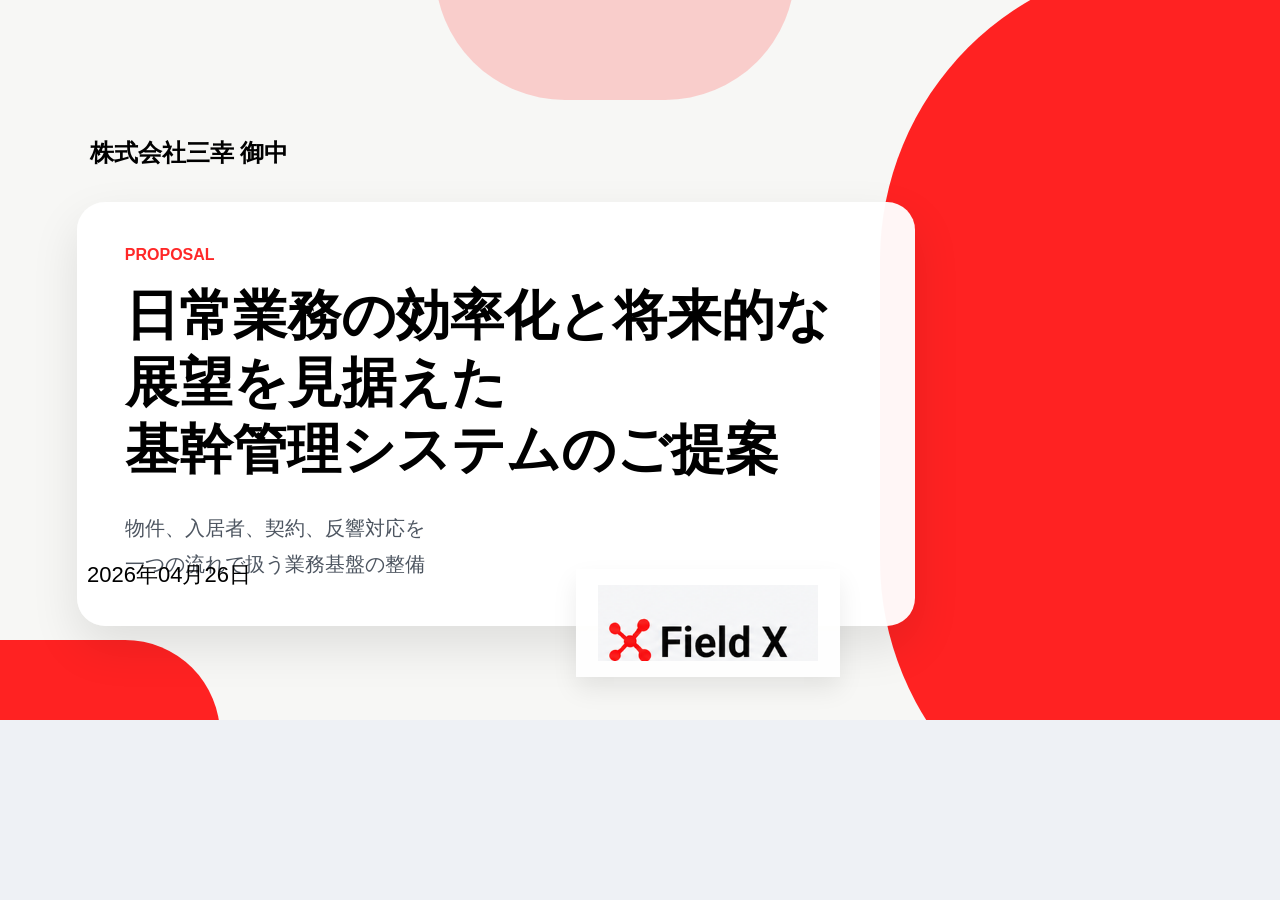
<file: projects/2026-04-25-sanko-kikan-html-proposal/outputs/04_html_drafts/draft_v1.html>
<!doctype html>
<html lang="ja">
  <head>
    <meta charset="utf-8" />
    <meta name="viewport" content="width=device-width, initial-scale=1" />
    <title>基幹管理システムのご提案 表紙 draft_v1</title>
    <style>
      body { margin: 0; font-family: "Yu Gothic", Meiryo, sans-serif; background: #eef1f5; }
      .cover { position: relative; width: min(1440px, 100vw); aspect-ratio: 16 / 9; margin: 0 auto; background: #f7f7f5; overflow: hidden; }
      .shape { position: absolute; border-radius: 999px; }
      .shape-top { top: -160px; left: 34%; width: 360px; height: 260px; background: rgba(255, 56, 56, 0.22); }
      .shape-right { top: -40px; right: -200px; width: 600px; height: 900px; background: #ff2222; }
      .shape-bottom { bottom: -110px; left: -120px; width: 340px; height: 190px; background: #ff2222; }
      .client { position: absolute; left: 7%; top: 19%; font-size: 24px; font-weight: 700; }
      .hero { position: absolute; left: 6%; top: 28%; width: 58%; background: rgba(255,255,255,0.96); border-radius: 28px; padding: 44px 48px; box-shadow: 0 20px 48px rgba(0,0,0,0.10); }
      .eyebrow { margin: 0 0 18px; color: #ff2828; font-weight: 700; }
      h1 { margin: 0; font-size: 54px; line-height: 1.24; }
      .subtitle { margin: 28px 0 0; font-size: 20px; line-height: 1.8; color: #4d5560; }
      .date { position: absolute; left: 6.8%; bottom: 15%; font-size: 22px; }
      .brand { position: absolute; left: 45%; bottom: 6%; background: rgba(255,255,255,0.95); padding: 16px 22px; box-shadow: 0 12px 24px rgba(0,0,0,0.08); }
      .brand img { display: block; width: 220px; height: auto; }
    </style>
  </head>
  <body>
    <main class="cover">
      <div class="shape shape-top" aria-hidden="true"></div>
      <div class="shape shape-right" aria-hidden="true"></div>
      <div class="shape shape-bottom" aria-hidden="true"></div>
      <header class="client">株式会社三幸 御中</header>
      <section class="hero" aria-labelledby="title">
        <p class="eyebrow">PROPOSAL</p>
        <h1 id="title">
          日常業務の効率化と将来的な展望を見据えた<br />
          基幹管理システムのご提案
        </h1>
        <p class="subtitle">
          物件、入居者、契約、反響対応を<br />
          一つの流れで扱う業務基盤の整備
        </p>
      </section>
      <p class="date">2026年04月26日</p>
      <footer class="brand">
        <img src="../05_final/assets/fieldx_logo_full.png" alt="Field X" />
      </footer>
    </main>
  </body>
</html>
</file>
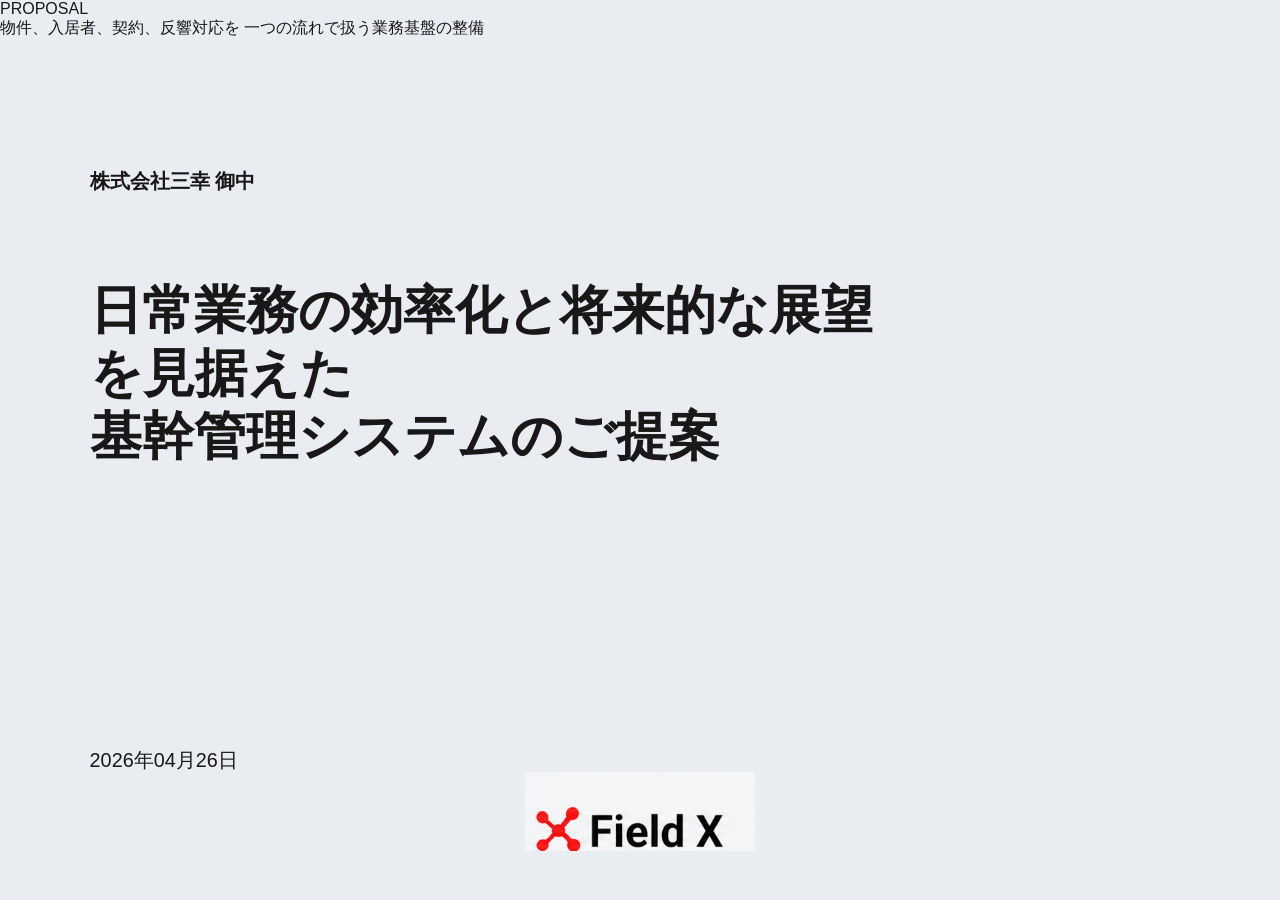
<file: projects/2026-04-25-sanko-kikan-html-proposal/outputs/04_html_drafts/draft_v2.html>
<!doctype html>
<html lang="ja">
  <head>
    <meta charset="utf-8" />
    <meta name="viewport" content="width=device-width, initial-scale=1" />
    <title>基幹管理システムのご提案 表紙 draft_v2</title>
    <link rel="stylesheet" href="../05_final/style.css" />
  </head>
  <body>
    <main class="proposal-cover">
      <div class="cover-shapes" aria-hidden="true">
        <div class="shape shape-top"></div>
        <div class="shape shape-right"></div>
        <div class="shape shape-bottom-left"></div>
      </div>

      <header class="cover-client">株式会社三幸 御中</header>

      <section class="cover-hero" aria-labelledby="cover-title">
        <p class="cover-eyebrow">PROPOSAL</p>
        <h1 id="cover-title" class="cover-title">
          <span>日常業務の効率化と将来的な展望を見据えた</span>
          <span>基幹管理システムのご提案</span>
        </h1>
        <p class="cover-subtitle">
          <span>物件、入居者、契約、反響対応を</span>
          <span>一つの流れで扱う業務基盤の整備</span>
        </p>
      </section>

      <p class="cover-date">2026年04月26日</p>

      <footer class="cover-brand">
        <img class="brand-logo" src="../05_final/assets/fieldx_logo_full.png" alt="Field X" />
      </footer>
    </main>
  </body>
</html>
</file>
<file: out/sanko_html/rebuilt_slides/styles.css>
:root {
  --red: #ff1b1b;
  --red-dark: #d90000;
  --red-soft: #fff3f3;
  --ink: #171717;
  --text: #37414d;
  --muted: #6f7883;
  --line: #e5e7eb;
  --bg: #eef1f5;
  --card: #ffffff;
  --shadow: 0 12px 30px rgb(0 0 0 / 0.12);
}

* {
  box-sizing: border-box;
}

body {
  margin: 0;
  background: var(--bg);
  color: var(--ink);
  font-family: "Yu Gothic", "Hiragino Kaku Gothic ProN", Meiryo, sans-serif;
}

.deck {
  display: grid;
  gap: 28px;
  padding: 28px;
}

.slide {
  position: relative;
  width: 1600px;
  height: 900px;
  overflow: hidden;
  background:
    radial-gradient(circle at 1376px 126px, rgb(255 27 27 / 0.04), transparent 352px),
    linear-gradient(180deg, #fbfbfb 0%, #f4f4f4 100%);
  box-shadow: 0 14px 34px rgb(0 0 0 / 0.18);
}

.slide-inner {
  position: absolute;
  inset: 0 48px 0 98px;
  padding: 56px 34px 44px;
}

.cover {
  background: #f8f8f8;
}

.cover-shape {
  position: absolute;
  border-radius: 50%;
  background: var(--red);
}

.cover-shape-right {
  top: -40px;
  right: -220px;
  width: 720px;
  height: 980px;
}

.cover-shape-top {
  top: -240px;
  left: 520px;
  width: 420px;
  height: 420px;
  border-radius: 0;
  background: radial-gradient(circle at 50% 50%, rgb(255 27 27 / 0.35) 0%, transparent 60%);
}

.cover-shape-bottom {
  left: -140px;
  bottom: -100px;
  width: 520px;
  height: 280px;
}

.cover-client {
  position: absolute;
  left: 108px;
  top: 160px;
  margin: 0;
  font-size: 24px;
  font-weight: 700;
}

.cover-panel {
  position: absolute;
  left: 96px;
  top: 245px;
  width: 940px;
  padding: 64px 52px 58px;
  border-radius: 26px;
  background: rgb(255 255 255 / 0.96);
  box-shadow: var(--shadow);
}

.cover-eyebrow {
  margin: 0 0 18px;
  color: var(--red);
  font-size: 18px;
  font-weight: 700;
  text-transform: uppercase;
}

.cover h1 {
  margin: 0;
  font-size: 64px;
  line-height: 1.28;
}

.cover-subtitle {
  width: 760px;
  margin: 22px 0 0;
  color: var(--text);
  font-size: 24px;
  line-height: 1.5;
}

.cover-date {
  position: absolute;
  left: 104px;
  bottom: 122px;
  margin: 0;
  font-size: 28px;
}

.cover-logo {
  position: absolute;
  left: 690px;
  bottom: 58px;
  width: 300px;
  height: auto;
}

.side-rail {
  position: absolute;
  inset: 0 auto 0 0;
  width: 68px;
  background: linear-gradient(180deg, var(--red) 0%, var(--red-dark) 100%);
  box-shadow: inset -1px 0 0 rgb(255 255 255 / 0.18);
}

.rail-logo {
  position: absolute;
  left: 13px;
  top: 18px;
  width: 42px;
  height: 42px;
  object-fit: cover;
  object-position: left top;
}

.rail-copy {
  position: absolute;
  left: 18px;
  bottom: 88px;
  width: 230px;
  color: #fff;
  font-size: 11px;
  font-weight: 700;
  line-height: 1;
  transform: rotate(-90deg);
  transform-origin: left bottom;
  white-space: nowrap;
}

.side-rail::after {
  content: "";
  position: absolute;
  left: 12px;
  right: 12px;
  bottom: 146px;
  height: 1px;
  background: rgb(255 255 255 / 0.3);
}

.page-no {
  position: absolute;
  inset: auto 0 20px 0;
  color: #fff;
  font-size: 32px;
  font-weight: 700;
  text-align: center;
}

.kicker,
.section-label {
  margin: 0 0 10px;
  color: var(--red);
  font-size: 18px;
  font-weight: 700;
}

.slide h2 {
  margin: 0;
  color: #222;
  font-size: 48px;
  line-height: 1.18;
}

.lead {
  margin: 22px 0 0;
  color: var(--text);
  font-size: 24px;
  font-weight: 700;
  line-height: 1.5;
}

.agenda-list {
  display: grid;
  gap: 34px;
  margin-top: 34px;
}

.agenda-topband {
  display: grid;
  gap: 16px;
  margin-top: 24px;
  margin-bottom: 22px;
}

.agenda-topband span:first-child {
  width: 82%;
  height: 24px;
  background: var(--red);
}

.agenda-topband span:last-child {
  width: 54%;
  height: 14px;
  background: rgb(255 27 27 / 0.92);
}

.agenda-item {
  display: grid;
  grid-template-columns: 110px 1fr;
  gap: 28px;
  align-items: start;
  padding: 24px 24px 22px 0;
  border: 1px solid var(--line);
  border-radius: 24px;
  background: #fff;
  box-shadow: var(--shadow);
}

.agenda-item b {
  color: var(--red);
  font-size: 70px;
  line-height: 1;
}

.agenda-item h3 {
  margin: 6px 0 10px;
  font-size: 30px;
  line-height: 1.3;
}

.agenda-item p {
  margin: 0;
  color: var(--muted);
  font-size: 18px;
  line-height: 1.5;
}

.divider {
  background:
    radial-gradient(circle at 50% 46%, rgb(255 255 255 / 0.12), transparent 42%),
    linear-gradient(135deg, var(--red) 0%, var(--red-dark) 100%);
}

.divider-inner {
  position: absolute;
  inset: 0;
}

.divider b {
  position: absolute;
  left: 126px;
  top: 265px;
  color: rgb(255 255 255 / 0.28);
  font-size: 210px;
  line-height: 1;
}

.divider h2 {
  position: absolute;
  left: 355px;
  top: 392px;
  color: #fff;
  font-size: 54px;
}

.headline {
  margin-top: 24px;
  padding: 20px 28px;
  border-radius: 18px;
  background: var(--red);
  color: #fff;
  font-size: 28px;
  font-weight: 700;
  line-height: 1.45;
}

.card-grid {
  display: grid;
  gap: 24px;
  margin-top: 30px;
}

.card-grid.four-up {
  grid-template-columns: repeat(4, 1fr);
}

.card-grid.two-by-two {
  grid-template-columns: repeat(2, 1fr);
}

.info-card,
.callout-card,
.future-card,
.subsidy-card,
.roadmap-step {
  background: var(--card);
  border: 1px solid var(--line);
  border-radius: 22px;
  box-shadow: var(--shadow);
}

.info-card {
  position: relative;
  padding: 24px 24px 22px;
}

.info-card h3 {
  margin: 0 0 16px;
  padding-bottom: 10px;
  border-bottom: 4px solid var(--red);
  color: var(--red);
  font-size: 26px;
  line-height: 1.32;
}

.feature {
  padding-top: 94px;
}

.feature-icon {
  position: absolute;
  left: 24px;
  top: 22px;
  display: grid;
  place-items: center;
  width: 64px;
  height: 64px;
  border-radius: 50%;
  background: var(--red);
}

.feature-icon img {
  width: 34px;
  height: 34px;
  object-fit: contain;
  filter: brightness(0) invert(1);
}

.info-card ul {
  margin: 0;
  padding-left: 1.15em;
}

.info-card li {
  margin-bottom: 9px;
  color: var(--text);
  font-size: 19px;
  line-height: 1.5;
}

.card-grid.compact .info-card li,
.subsidy-card li {
  font-size: 18px;
}

.message-strip,
.subsidy-note {
  margin-top: 24px;
  padding: 18px 24px;
  border: 1px solid rgb(255 27 27 / 0.28);
  border-radius: 14px;
  background: linear-gradient(180deg, #fffafa 0%, #fff4f4 100%);
  color: var(--ink);
  font-size: 22px;
  font-weight: 700;
  line-height: 1.45;
}

.demo-layout {
  display: grid;
  gap: 24px;
  margin-top: 24px;
}

.demo-layout-large {
  grid-template-columns: 1.25fr 0.75fr;
}

.demo-layout-split {
  grid-template-columns: 0.95fr 0.9fr;
}

.placeholder-grid {
  display: grid;
  gap: 20px;
  margin-top: 24px;
}

.placeholder-grid.four {
  grid-template-columns: repeat(2, 1fr);
}

.placeholder-stack {
  display: grid;
  gap: 20px;
}

.placeholder-shell {
  position: relative;
  min-height: 260px;
  padding: 18px 18px 54px;
  border: 1px solid var(--line);
  border-radius: 22px;
  background: linear-gradient(180deg, #fff 0%, #fafafa 100%);
  box-shadow: var(--shadow);
}

.placeholder-large {
  min-height: 540px;
}

.placeholder-shell.mobile-shell {
  min-height: 240px;
}

.placeholder-toolbar {
  display: flex;
  gap: 8px;
  align-items: center;
  height: 26px;
}

.placeholder-toolbar span {
  width: 10px;
  height: 10px;
  border-radius: 50%;
  background: rgb(255 27 27 / 0.34);
}

.placeholder-app.sidebar {
  position: absolute;
  left: 18px;
  top: 56px;
  bottom: 54px;
  width: 68px;
  border-radius: 14px;
  background: linear-gradient(180deg, var(--red) 0%, var(--red-dark) 100%);
}

.placeholder-content {
  position: absolute;
  left: 104px;
  right: 18px;
  top: 56px;
  bottom: 54px;
  display: grid;
  gap: 14px;
}

.placeholder-content.form,
.placeholder-content.mobile,
.placeholder-content.mini {
  left: 18px;
}

.placeholder-phone {
  width: 190px;
  height: 100%;
  margin: 0 auto;
  padding: 12px 12px 16px;
  border: 1px solid var(--line);
  border-radius: 28px;
  background: #fff;
  box-shadow: var(--shadow);
}

.placeholder-toolbar.phone {
  justify-content: center;
}

.placeholder-label {
  position: absolute;
  left: 18px;
  right: 18px;
  bottom: 18px;
  color: rgb(55 65 77 / 0.68);
  font-size: 16px;
  font-weight: 700;
  line-height: 1.4;
}

.skeleton {
  border-radius: 14px;
  background: linear-gradient(180deg, #f3f3f3 0%, #ececec 100%);
  box-shadow: inset 0 0 0 1px rgb(0 0 0 / 0.02);
}

.skeleton-grid {
  display: grid;
  grid-template-columns: repeat(3, 1fr);
  gap: 14px;
}

.skeleton.hero {
  height: 120px;
}

.skeleton.table {
  height: 150px;
}

.skeleton.card {
  min-height: 110px;
}

.skeleton.title {
  height: 32px;
  width: 55%;
}

.skeleton.row {
  height: 46px;
}

.placeholder-content.mobile .skeleton.card {
  min-height: 64px;
}

.placeholder-content.mini .skeleton.hero {
  height: 82px;
}

.placeholder-content.mini .skeleton.row {
  height: 22px;
}

.placeholder-shell.mini {
  min-height: 220px;
}

.callout-list {
  display: grid;
  gap: 18px;
}

.callout-list.dense {
  gap: 14px;
}

.callout-card {
  padding: 20px 22px;
}

.callout-card h3 {
  margin: 0 0 8px;
  color: var(--red);
  font-size: 24px;
  line-height: 1.35;
}

.callout-card p {
  margin: 0;
  color: var(--text);
  font-size: 19px;
  line-height: 1.5;
}

.future-map {
  position: relative;
  height: 600px;
  margin-top: 24px;
  border-radius: 28px;
  background: linear-gradient(180deg, #fff 0%, #fbfbfb 100%);
  box-shadow: var(--shadow);
}

.future-hub {
  position: absolute;
  left: 50%;
  top: 50%;
  z-index: 3;
  display: grid;
  place-items: center;
  width: 314px;
  height: 314px;
  padding: 30px;
  border-radius: 50%;
  background:
    radial-gradient(circle at 50% 50%, #fff 0 34%, transparent 35%),
    radial-gradient(circle at 50% 50%, var(--red) 0 58%, transparent 59%),
    radial-gradient(circle at 50% 50%, rgb(255 27 27 / 0.12) 0 76%, transparent 77%),
    radial-gradient(circle at 50% 50%, rgb(255 27 27 / 0.08) 0 90%, transparent 91%);
  color: #fff;
  text-align: center;
  transform: translate(-50%, -50%);
  box-shadow: none;
}

.future-hub strong {
  display: block;
  color: var(--red);
  font-size: 40px;
  line-height: 1.2;
}

.future-hub span {
  margin-top: 10px;
  color: var(--text);
  font-size: 19px;
  line-height: 1.5;
}

.future-card {
  position: absolute;
  z-index: 2;
  width: 360px;
  padding: 22px 24px;
}

.future-card h3 {
  margin: 0 0 10px;
  color: var(--red);
  font-size: 27px;
}

.future-card p {
  margin: 0;
  color: var(--text);
  font-size: 19px;
  line-height: 1.5;
}

.future-a { left: 42px; top: 64px; }
.future-b { right: 42px; top: 64px; }
.future-c { left: 78px; bottom: 34px; }
.future-d { right: 78px; bottom: 34px; }

.future-line {
  position: absolute;
  z-index: 1;
  border-top: 2px solid rgb(255 27 27 / 0.38);
  transform-origin: left center;
}

.line-a { left: 470px; top: 224px; width: 230px; transform: rotate(17deg); }
.line-b { right: 470px; top: 224px; width: 230px; transform: rotate(-17deg); }
.line-c { left: 510px; bottom: 208px; width: 210px; transform: rotate(-21deg); }
.line-d { right: 510px; bottom: 208px; width: 210px; transform: rotate(21deg); }

.roadmap-steps {
  position: relative;
  display: grid;
  grid-template-columns: repeat(6, 1fr);
  gap: 14px;
  margin-top: 30px;
  padding-top: 58px;
}

.roadmap-steps::before {
  content: "";
  position: absolute;
  left: 90px;
  right: 90px;
  top: 43px;
  border-top: 4px dotted rgb(255 27 27 / 0.85);
}

.roadmap-step {
  position: relative;
  min-height: 345px;
  padding: 68px 18px 24px;
  text-align: center;
}

.roadmap-step::after {
  content: "";
  position: absolute;
  inset: auto 22px 22px 22px;
  height: 1px;
  background: rgb(255 27 27 / 0.14);
}

.roadmap-step b {
  position: absolute;
  left: 50%;
  top: -1px;
  display: grid;
  place-items: center;
  width: 82px;
  height: 82px;
  border: 3px solid var(--red);
  border-radius: 50%;
  background: #fff;
  color: var(--red);
  font-size: 34px;
  font-weight: 700;
  transform: translateX(-50%);
}

.roadmap-step h3 {
  margin: 22px 0 14px;
  color: var(--red);
  font-size: 24px;
  line-height: 1.32;
}

.roadmap-step p {
  margin: 0;
  color: var(--text);
  font-size: 18px;
  line-height: 1.55;
}

.subsidy-grid {
  display: grid;
  grid-template-columns: repeat(2, 1fr);
  gap: 24px;
  margin-top: 28px;
}

@media print {
  @page {
    size: 1600px 900px;
    margin: 0;
  }

  html, body {
    width: 100%;
    height: 100%;
    margin: 0 !important;
    padding: 0 !important;
    overflow: hidden;
  }

  body {
    background: #fff;
    -webkit-print-color-adjust: exact;
    print-color-adjust: exact;
  }

  .deck {
    display: block;
    gap: 0;
    padding: 0;
    margin: 0;
  }

  .slide {
    position: relative;
    width: 1600px;
    height: 900px;
    overflow: hidden;
    page-break-after: always;
    page-break-inside: avoid;
    break-after: page;
    box-shadow: none;
    margin: 0;
  }
}
</file>
<file: projects/2026-04-25-sanko-kikan-html-proposal/outputs/05_final/style.css>
:root {
  --page-bg: #e9edf2;
  --slide-bg: #f7f7f5;
  --panel-bg: rgba(255, 255, 255, 0.96);
  --ink-strong: #181818;
  --ink-body: #555f6b;
  --accent: #ff2121;
  --accent-soft: #ffe8e8;
  --line: #e5e7eb;
  --shadow-soft: 0 18px 42px rgba(0, 0, 0, 0.08);
}

*,
*::before,
*::after {
  box-sizing: border-box;
}

html,
body {
  margin: 0;
}

body {
  background: var(--page-bg);
  color: var(--ink-strong);
  font-family: "Yu Gothic", "Yu Gothic UI", "Hiragino Kaku Gothic ProN", Meiryo, sans-serif;
}

.deck {
  display: grid;
  gap: 28px;
  padding: 28px;
}

.slide {
  position: relative;
  width: min(1440px, calc(100vw - 56px));
  aspect-ratio: 16 / 9;
  margin: 0 auto;
  overflow: hidden;
  background: var(--slide-bg);
  box-shadow: var(--shadow-soft);
}

.slide-shell {
  height: 100%;
}

.slide-main {
  height: 100%;
  padding: 56px 62px 42px;
}

.slide-main.no-sidebar {
  padding-left: 72px;
  padding-right: 72px;
}

.slide-content .slide-shell {
  display: grid;
  grid-template-columns: 56px 1fr;
}

.sidebar {
  display: flex;
  flex-direction: column;
  justify-content: space-between;
  padding: 40px 10px 24px;
  background: var(--accent);
  color: #fff;
}

.sidebar-chapter {
  font-size: 5px;
  font-weight: 700;
  line-height: 1.2;
  text-transform: none;
}

.sidebar-text {
  writing-mode: vertical-rl;
  text-orientation: mixed;
  font-size: 10px;
  font-weight: 500;
  letter-spacing: 0.04em;
  align-self: center;
}

.sidebar-text::before {
  content: "";
  display: block;
  width: 28px;
  height: 1px;
  margin: 0 auto 12px;
  background: rgba(255, 255, 255, 0.95);
}

.sidebar-page {
  font-size: 18px;
  font-weight: 800;
  line-height: 1;
}

.section-head {
  margin-bottom: 22px;
}

.chapter-label {
  margin: 0 0 8px;
  color: var(--accent);
  font-size: 18px;
  font-weight: 700;
}

h1,
h2,
h3,
p,
ul {
  margin: 0;
}

h2 {
  font-size: 50px;
  line-height: 1.12;
  font-weight: 800;
}

h3 {
  font-size: 24px;
  line-height: 1.25;
  font-weight: 800;
}

.lead {
  margin-bottom: 26px;
  color: var(--ink-body);
  font-size: 23px;
  line-height: 1.65;
}

.lead-accent,
.agenda-band {
  display: inline-flex;
  align-items: center;
  padding: 14px 22px;
  border-radius: 14px;
  background: var(--accent);
  color: #fff;
  font-weight: 800;
  line-height: 1.45;
}

.lead-accent {
  margin-bottom: 26px;
}

.card-grid {
  display: grid;
  gap: 20px;
}

.card-grid.four {
  grid-template-columns: repeat(4, minmax(0, 1fr));
}

.info-card,
.agenda-card,
.hub-card,
.demo-block,
.road-step {
  border: 1px solid var(--line);
  border-radius: 24px;
  background: rgba(255, 255, 255, 0.94);
}

.info-card {
  padding: 26px 22px 22px;
}

.info-card h3 {
  margin-bottom: 14px;
}

.info-card ul,
.feature-list {
  padding-left: 20px;
  color: var(--ink-body);
  font-size: 18px;
  line-height: 1.7;
}

.bottom-message,
.bottom-note {
  margin-top: 24px;
  padding: 18px 24px;
  border-radius: 18px;
  border: 2px solid rgba(255, 33, 33, 0.5);
  background: rgba(255, 255, 255, 0.88);
  font-size: 26px;
  font-weight: 800;
  line-height: 1.45;
}

.bottom-note {
  font-size: 18px;
  font-weight: 600;
  color: var(--ink-body);
}

.slide-cover .cover-background {
  position: absolute;
  inset: 0;
}

.slide-cover .cover-background img {
  display: block;
  width: 100%;
  height: 100%;
  object-fit: cover;
}

.cover-client,
.cover-title,
.cover-date,
.cover-brand {
  position: absolute;
  z-index: 2;
}

.cover-client {
  top: 18.5%;
  left: 7%;
  font-size: clamp(18px, 1.6vw, 24px);
  font-weight: 700;
}

.cover-title {
  top: 31%;
  left: 7%;
  width: 64%;
  font-size: clamp(40px, 4.05vw, 62px);
  line-height: 1.22;
  font-weight: 800;
}

.cover-title span {
  display: block;
}

.cover-date {
  left: 7%;
  bottom: 14%;
  font-size: clamp(18px, 1.55vw, 28px);
}

.cover-brand {
  left: 50%;
  bottom: 5.4%;
  width: min(18vw, 250px);
  transform: translateX(-50%);
}

.brand-logo {
  display: block;
  width: 100%;
  height: auto;
}

.slide-agenda .slide-main {
  display: flex;
  flex-direction: column;
}

.agenda-band {
  margin-bottom: 28px;
  width: fit-content;
  font-size: 22px;
}

.agenda-grid {
  display: grid;
  grid-template-columns: repeat(3, minmax(0, 1fr));
  gap: 24px;
  flex: 1;
}

.agenda-card {
  display: flex;
  flex-direction: column;
  justify-content: space-between;
  padding: 30px 28px 26px;
  border-top: 6px solid rgba(255, 33, 33, 0.92);
}

.agenda-card-top {
  display: grid;
  grid-template-columns: 72px 1fr;
  gap: 16px;
  align-items: start;
  margin-bottom: 18px;
}

.agenda-number {
  display: inline-flex;
  align-items: center;
  justify-content: center;
  width: 64px;
  height: 64px;
  border-radius: 50%;
  background: var(--accent);
  color: #fff;
  font-size: 24px;
  font-weight: 800;
}

.agenda-card h3 {
  margin: 4px 0 0;
  font-size: 28px;
  line-height: 1.3;
}

.agenda-card p {
  color: var(--ink-body);
  font-size: 19px;
  line-height: 1.8;
}

.slide-divider {
  background: var(--accent);
  color: #fff;
}

.divider-inner {
  position: relative;
  display: flex;
  flex-direction: column;
  justify-content: center;
  height: 100%;
  padding: 0 120px;
}

.divider-number {
  position: absolute;
  left: 96px;
  top: 50%;
  transform: translateY(-54%);
  color: rgba(255, 255, 255, 0.28);
  font-size: 170px;
  font-weight: 800;
  line-height: 1;
}

.divider-inner h2,
.divider-inner p {
  position: relative;
  z-index: 1;
}

.divider-inner h2 {
  font-size: 64px;
  margin-bottom: 18px;
}

.divider-inner p {
  max-width: 760px;
  font-size: 28px;
  line-height: 1.55;
}

.demo-stage.single {
  display: grid;
  grid-template-columns: minmax(0, 1fr) 320px;
  gap: 24px;
  align-items: stretch;
}

.demo-stage.split {
  display: grid;
  grid-template-columns: 1.05fr 0.58fr 0.9fr;
  gap: 22px;
  align-items: stretch;
}

.demo-frame {
  position: relative;
  overflow: hidden;
  border: 1px solid #d9dde3;
  border-radius: 24px;
  background: #fff;
}

.demo-frame.large {
  min-height: 440px;
}

.demo-frame.tall {
  min-height: 420px;
}

.demo-frame.phone {
  min-height: 420px;
  border-radius: 36px;
}

.demo-frame.small {
  min-height: 190px;
}

.frame-bar {
  display: flex;
  gap: 8px;
  align-items: center;
  height: 42px;
  padding: 0 18px;
  background: #f5f7fa;
  border-bottom: 1px solid #e7ebf0;
}

.frame-bar span {
  width: 11px;
  height: 11px;
  border-radius: 50%;
  background: #d5dbe4;
}

.frame-body {
  height: calc(100% - 42px);
  background:
    linear-gradient(180deg, rgba(255, 33, 33, 0.05), rgba(255, 33, 33, 0)),
    #fbfcfe;
}

.frame-dashboard {
  display: grid;
  grid-template-columns: 100px 1fr;
}

.dash-sidebar {
  background: linear-gradient(180deg, #eef2f7, #f6f8fb);
}

.dash-main {
  padding: 20px;
}

.dash-row {
  border-radius: 18px;
  background: #eef2f7;
}

.dash-row-top {
  height: 64px;
  margin-bottom: 16px;
}

.dash-row-mid {
  height: 132px;
  margin-bottom: 16px;
}

.dash-row-bottom {
  height: 118px;
}

.frame-form,
.frame-mobile,
.frame-publish,
.frame-mail,
.frame-ai,
.frame-search {
  position: relative;
}

.frame-form::before,
.frame-mobile::before,
.frame-publish::before,
.frame-mail::before,
.frame-ai::before,
.frame-search::before {
  content: "";
  position: absolute;
  inset: 18px;
  border-radius: 18px;
  background:
    repeating-linear-gradient(
      to bottom,
      #edf1f6,
      #edf1f6 18px,
      transparent 18px,
      transparent 42px
    );
}

.phone-notch {
  position: absolute;
  top: 12px;
  left: 50%;
  z-index: 1;
  width: 120px;
  height: 22px;
  transform: translateX(-50%);
  border-radius: 0 0 16px 16px;
  background: #111;
}

.frame-label {
  position: absolute;
  right: 18px;
  bottom: 16px;
  padding: 8px 12px;
  border-radius: 12px;
  background: rgba(255, 255, 255, 0.94);
  color: var(--ink-body);
  font-size: 14px;
  font-weight: 700;
}

.callout-stack {
  display: flex;
  flex-direction: column;
  gap: 12px;
}

.callout-chip {
  padding: 14px 16px;
  border-radius: 16px;
  background: #fff;
  border: 1px solid var(--line);
  color: var(--ink-body);
  font-size: 17px;
  line-height: 1.55;
}

.text-panel {
  padding: 22px 24px;
  border-radius: 24px;
  border: 1px solid var(--line);
  background: rgba(255, 255, 255, 0.94);
}

.demo-grid.four {
  display: grid;
  grid-template-columns: repeat(4, minmax(0, 1fr));
  gap: 18px;
}

.demo-block {
  padding: 18px;
}

.demo-block h3 {
  margin: 16px 0 10px;
}

.demo-block p {
  color: var(--ink-body);
  font-size: 17px;
  line-height: 1.7;
}

.hub-layout {
  position: relative;
  display: grid;
  grid-template-columns: repeat(2, minmax(0, 1fr));
  gap: 22px 34px;
  padding: 18px 0 0;
}

.hub-center {
  position: absolute;
  inset: 152px 32% 122px;
  display: grid;
  place-items: center;
}

.hub-circle {
  position: absolute;
  border-radius: 50%;
}

.hub-circle.outer {
  width: 300px;
  height: 300px;
  background: rgba(255, 33, 33, 0.10);
}

.hub-circle.middle {
  width: 228px;
  height: 228px;
  background: rgba(255, 33, 33, 0.18);
}

.hub-circle.inner {
  width: 162px;
  height: 162px;
  background: var(--accent);
}

.hub-label {
  position: relative;
  z-index: 1;
  display: flex;
  flex-direction: column;
  align-items: center;
  gap: 8px;
  width: 220px;
  text-align: center;
  color: #fff;
}

.hub-label strong {
  font-size: 30px;
}

.hub-label span {
  font-size: 14px;
  line-height: 1.5;
}

.hub-card {
  min-height: 170px;
  padding: 24px 22px;
}

.hub-card h3 {
  margin-bottom: 12px;
}

.hub-card p {
  color: var(--ink-body);
  font-size: 18px;
  line-height: 1.7;
}

.hub-top-left,
.hub-top-right {
  margin-bottom: 160px;
}

.roadmap {
  position: relative;
  display: grid;
  grid-template-columns: repeat(6, minmax(0, 1fr));
  gap: 16px;
  padding-top: 16px;
}

.roadmap-line {
  position: absolute;
  top: 56px;
  left: 7%;
  right: 7%;
  height: 4px;
  background: rgba(255, 33, 33, 0.18);
}

.road-step {
  position: relative;
  padding: 82px 18px 20px;
  min-height: 240px;
}

.road-step-no {
  position: absolute;
  top: 18px;
  left: 18px;
  display: inline-flex;
  align-items: center;
  justify-content: center;
  width: 58px;
  height: 58px;
  border-radius: 50%;
  background: var(--accent);
  color: #fff;
  font-size: 22px;
  font-weight: 800;
}

.road-step h3 {
  margin-bottom: 12px;
}

.road-step p {
  color: var(--ink-body);
  font-size: 16px;
  line-height: 1.7;
}

.two-column {
  display: grid;
  grid-template-columns: repeat(2, minmax(0, 1fr));
  gap: 24px;
}

@media (max-width: 1200px) {
  .card-grid.four,
  .demo-grid.four,
  .agenda-grid,
  .roadmap {
    grid-template-columns: repeat(2, minmax(0, 1fr));
  }

  .demo-stage.single,
  .demo-stage.split,
  .two-column {
    grid-template-columns: 1fr;
  }

  .hub-center {
    position: relative;
    inset: auto;
    min-height: 320px;
    order: -1;
    margin-bottom: 12px;
  }

  .hub-top-left,
  .hub-top-right {
    margin-bottom: 0;
  }
}

@media (max-width: 900px) {
  .deck {
    padding: 16px;
    gap: 18px;
  }

  .slide {
    width: calc(100vw - 32px);
  }

  .slide-content .slide-shell {
    grid-template-columns: 1fr;
  }

  .sidebar {
    display: none;
  }

  .slide-main,
  .slide-main.no-sidebar {
    padding: 28px 24px 26px;
  }

  h2 {
    font-size: 34px;
  }

  .lead {
    font-size: 18px;
  }

  .cover-client {
    top: 13%;
  }

  .cover-title {
    top: 28%;
    width: 74%;
    font-size: clamp(28px, 4.8vw, 40px);
  }

  .cover-brand {
    width: min(24vw, 180px);
  }

  .divider-number {
    left: 42px;
    font-size: 110px;
  }

  .divider-inner {
    padding: 0 48px 0 80px;
  }

  .divider-inner h2 {
    font-size: 40px;
  }

  .divider-inner p {
    font-size: 20px;
  }
}
</file>
